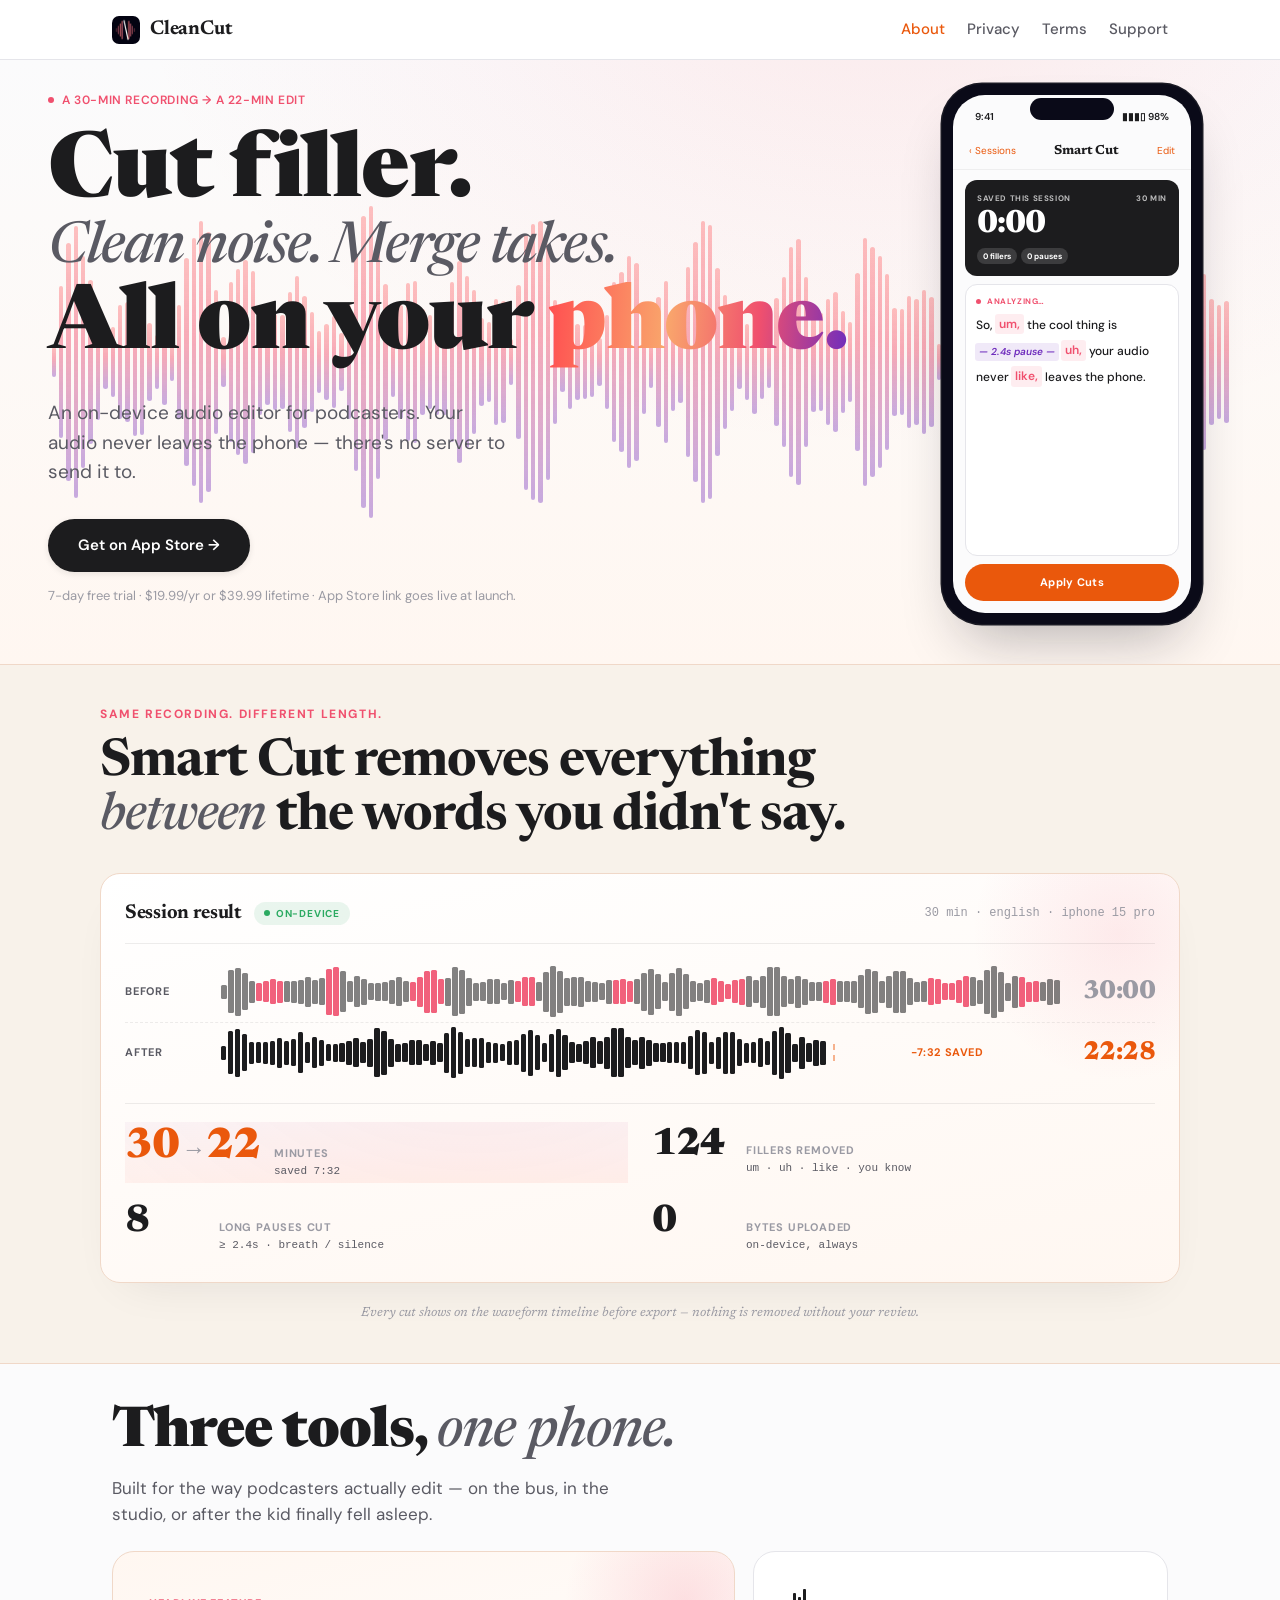
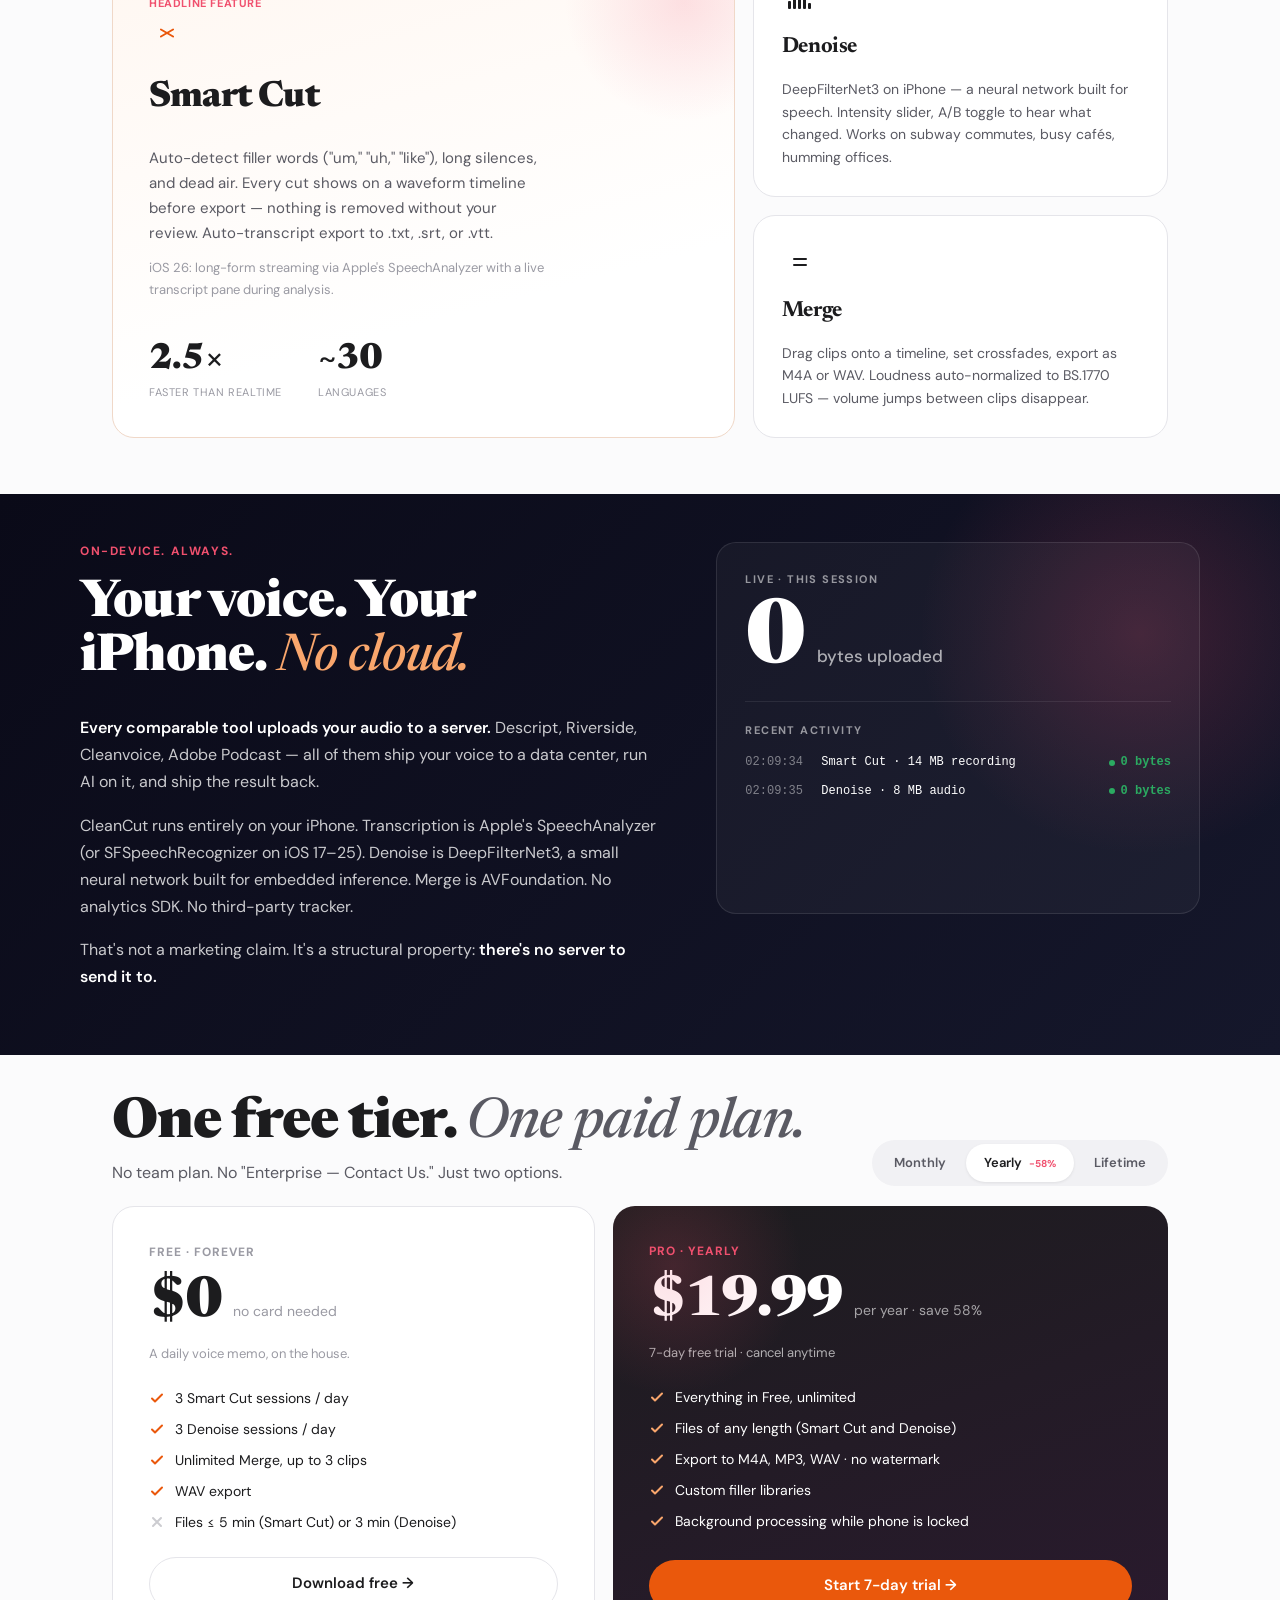
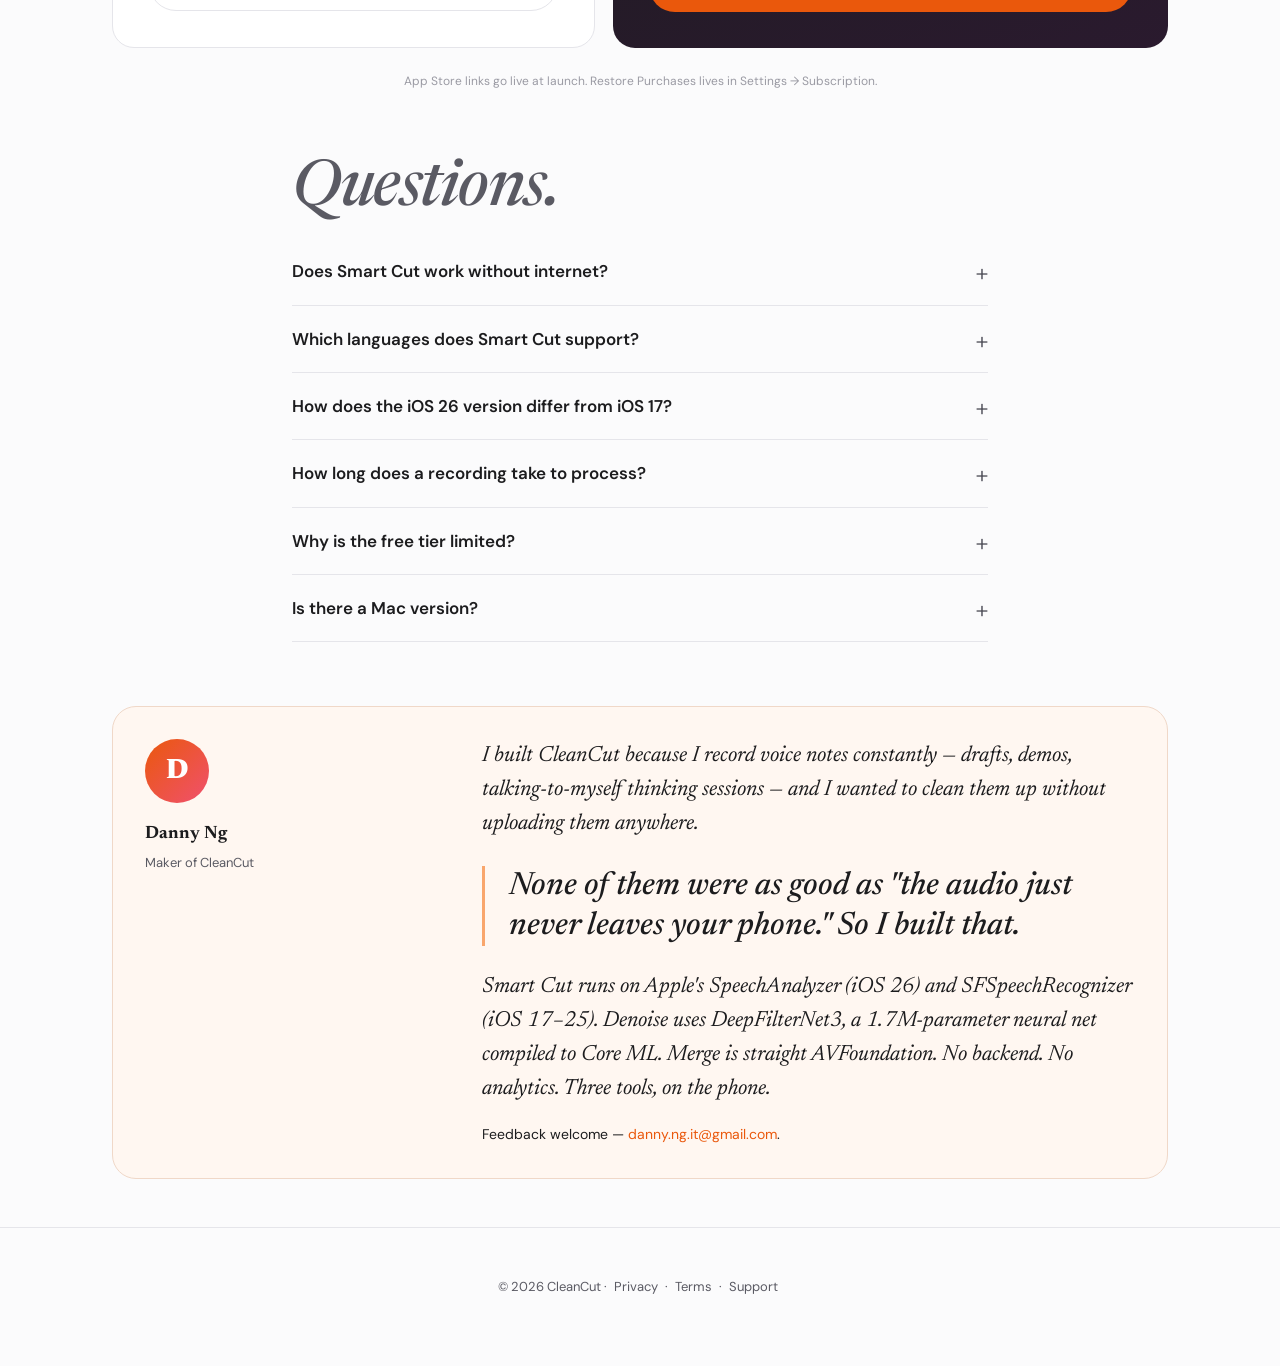
<file: index.html>
<!doctype html>
<html lang="en">
<head>
<meta charset="utf-8" />
<meta name="viewport" content="width=device-width, initial-scale=1" />
<meta http-equiv="Cache-Control" content="no-cache, no-store, must-revalidate" />
<meta http-equiv="Pragma" content="no-cache" />
<meta http-equiv="Expires" content="0" />
<title>CleanCut — Cut, clean, and merge audio on your iPhone</title>
<meta
  name="description"
  content="CleanCut is an on-device audio editor for iPhone. Trim filler words, denoise background noise, and merge takes — your audio never leaves the phone."
/>
<link rel="icon" type="image/png" href="cleancut-logo.png" />
<link rel="apple-touch-icon" href="cleancut-logo.png" />

<!-- Open Graph -->
<meta property="og:type" content="website" />
<meta property="og:title" content="CleanCut — Cut, clean, and merge audio on your iPhone" />
<meta property="og:description" content="CleanCut is an on-device audio editor for iPhone. Trim filler words, denoise background noise, and merge takes — your audio never leaves the phone." />
<meta property="og:image" content="https://datnntqn.github.io/cleancut-legal/cleancut-logo.png" />
<meta property="og:url" content="https://datnntqn.github.io/cleancut-legal/" />

<!-- Twitter Card -->
<meta name="twitter:card" content="summary" />
<meta name="twitter:title" content="CleanCut — Cut, clean, and merge audio on your iPhone" />
<meta name="twitter:description" content="CleanCut is an on-device audio editor for iPhone. Trim filler words, denoise background noise, and merge takes — your audio never leaves the phone." />
<meta name="twitter:image" content="https://datnntqn.github.io/cleancut-legal/cleancut-logo.png" />

<link rel="preconnect" href="https://fonts.googleapis.com">
<link rel="preconnect" href="https://fonts.gstatic.com" crossorigin>
<link href="https://fonts.googleapis.com/css2?family=DM+Sans:opsz,wght@9..40,400;9..40,500;9..40,600;9..40,700&family=Newsreader:ital,opsz,wght@0,6..72,400;0,6..72,500;0,6..72,700;0,6..72,800;1,6..72,400;1,6..72,500&display=swap" rel="stylesheet">

<style>
/* ====================================================================
   FIRE PALETTE — preserved across redesigns (this IS the brand)
   ==================================================================== */
:root {
  --action: #EA580C;
  --action-hover: #c2470a;
  --ai: #F0506E;
  --ember-1: #FF4E50;
  --ember-2: #F9A66C;
  --ember-3: #F0506E;
  --ember-4: #6F2DBD;

  --bg: #FBFBFC;
  --bg-soft: #ffffff;
  --bg-warm: #FFF7F1;
  --bg-cream: #F8F2EA;
  --bg-dark: #0A0A18;
  --bg-dark-card: #15172B;

  --text: #1C1C1E;
  --text-soft: #5a5a63;
  --text-dim: #9a9aa3;

  --border: #e5e5ea;
  --border-warm: #f0d8c8;

  --max: 1120px;

  --curve-soft: cubic-bezier(0.2, 0.8, 0.2, 1);
  --curve-spring: cubic-bezier(0.34, 1.56, 0.64, 1);
  --curve-exit: cubic-bezier(0.4, 0, 1, 1);
}

* { box-sizing: border-box; }
html, body { margin: 0; padding: 0; }
body {
  background: var(--bg);
  color: var(--text);
  font-family: 'DM Sans', -apple-system, BlinkMacSystemFont, "SF Pro Text", "Segoe UI", Roboto, sans-serif;
  font-size: 17px;
  line-height: 1.55;
  -webkit-font-smoothing: antialiased;
}
a { color: var(--action); text-decoration: none; }
a:hover { text-decoration: underline; }

.skip-link {
  position: absolute;
  left: -9999px;
  top: 0;
  padding: 8px 12px;
  background: var(--text);
  color: #fff;
  z-index: 100;
}
.skip-link:focus { left: 8px; top: 8px; }

/* ====================================================================
   SCROLL REVEAL
   ==================================================================== */
.reveal {
  opacity: 0;
  transform: translateY(20px);
  transition: opacity .7s var(--curve-soft), transform .7s var(--curve-soft);
}
.reveal.is-visible { opacity: 1; transform: translateY(0); }
@media (prefers-reduced-motion: reduce) {
  .reveal { opacity: 1; transform: none; transition: none; }
}

/* ====================================================================
   HEADER — brand in serif
   ==================================================================== */
header.site {
  border-bottom: 1px solid var(--border);
  background: rgba(255,255,255,0.92);
  -webkit-backdrop-filter: blur(8px);
  backdrop-filter: blur(8px);
  position: sticky;
  top: 0;
  z-index: 10;
}
header.site .inner {
  max-width: var(--max);
  margin: 0 auto;
  padding: 14px 32px;
  display: flex;
  align-items: center;
  gap: 18px;
}
.brand {
  display: flex;
  align-items: center;
  gap: 10px;
  font-family: 'Newsreader', Georgia, serif;
  font-weight: 700;
  font-size: 20px;
  color: var(--text);
  letter-spacing: -0.2px;
}
.brand-mark {
  width: 28px;
  height: 28px;
  border-radius: 7px;
  object-fit: cover;
}
nav.site {
  display: flex;
  gap: 22px;
  margin-left: auto;
  font-size: 15px;
}
nav.site a {
  color: var(--text-soft);
  font-weight: 500;
}
nav.site a.active,
nav.site a:hover {
  color: var(--action);
  text-decoration: none;
}

/* ====================================================================
   HERO — full-bleed pulsing waveform, editorial typography
   ==================================================================== */
.hero {
  position: relative;
  overflow: hidden;
  background:
    radial-gradient(ellipse 1100px 700px at 70% -100px,
      rgba(255, 78, 80, 0.10) 0%,
      rgba(240, 80, 110, 0.04) 40%,
      transparent 70%),
    linear-gradient(180deg, var(--bg) 0%, var(--bg-warm) 100%);
  padding: 24px 0 40px;
}
.wave-bg {
  position: absolute;
  top: 50%; left: 0; right: 0;
  height: 380px;
  margin-top: -190px;
  display: flex;
  align-items: center;
  justify-content: center;
  gap: 3px;
  padding: 0 4vw;
  pointer-events: none;
  opacity: 0.85;
}
.wave-bar {
  width: 4px;
  background: linear-gradient(180deg,
    rgba(255, 78, 80, 0.40) 0%,
    rgba(240, 80, 110, 0.55) 40%,
    rgba(111, 45, 189, 0.45) 100%);
  border-radius: 4px;
  flex: 1 1 0;
  max-width: 6px;
  transition: height 2.4s var(--curve-soft);
}

.hero-inner {
  max-width: 1280px;
  margin: 0 auto;
  width: 100%;
  position: relative;
  z-index: 1;
  display: grid;
  grid-template-columns: 1fr 320px;
  gap: 48px;
  align-items: start;
  padding: 0 48px;
}

.hero-eyebrow {
  display: inline-flex;
  align-items: center;
  gap: 8px;
  font-size: 12px;
  font-weight: 600;
  color: var(--ai);
  letter-spacing: 0.6px;
  text-transform: uppercase;
  margin-bottom: 24px;
}
.hero-eyebrow::before {
  content: "";
  width: 6px; height: 6px;
  border-radius: 50%;
  background: var(--ai);
  animation: pulse 2.4s var(--curve-soft) infinite;
}
@keyframes pulse {
  0%, 100% { opacity: 1; transform: scale(1); }
  50% { opacity: 0.4; transform: scale(0.8); }
}

.hero-headline {
  font-family: 'Newsreader', Georgia, serif;
  font-weight: 700;
  color: var(--text);
  margin: 0 0 28px;
  letter-spacing: -1.5px;
  line-height: 0.95;
}
.hero-headline .h-big {
  display: block;
  font-size: clamp(54px, 7vw, 96px);
  font-weight: 800;
}
.hero-headline .h-med {
  display: block;
  font-size: clamp(38px, 4.5vw, 60px);
  font-weight: 500;
  font-style: italic;
  color: var(--text-soft);
  margin-top: 4px;
}
.hero-headline .h-last {
  display: block;
  font-size: clamp(54px, 7vw, 96px);
  font-weight: 800;
  margin-top: 8px;
}
.gradient-word {
  background: linear-gradient(95deg,
    var(--ember-1) 0%,
    var(--ember-2) 40%,
    var(--ember-3) 70%,
    var(--ember-4) 100%);
  -webkit-background-clip: text;
  -webkit-text-fill-color: transparent;
  background-clip: text;
}

.hero-lede {
  font-size: 19px;
  color: var(--text-soft);
  margin: 0 0 32px;
  line-height: 1.55;
  max-width: 460px;
}
.hero-cta-row {
  display: flex;
  flex-wrap: wrap;
  align-items: baseline;
  gap: 16px;
  margin-bottom: 14px;
}
.cta-primary {
  display: inline-block;
  background: var(--text);
  color: #fff;
  padding: 15px 30px;
  border-radius: 999px;
  font-weight: 600;
  font-size: 15px;
  box-shadow: 0 2px 6px rgba(28, 28, 30, 0.10);
  transition: background .2s var(--curve-soft), transform .2s var(--curve-soft);
}
.cta-primary:hover {
  background: #000;
  transform: translateY(-1px);
  text-decoration: none;
}
.hero-disclaimer {
  font-size: 13px;
  color: var(--text-dim);
  margin: 14px 0 0;
}

/* ── Phone — witness role, cursor tilt ─────────────────────────── */
.hero-phone {
  display: flex;
  justify-content: center;
  perspective: 1400px;
}
.phone-frame {
  width: 260px;
  height: 540px;
  background: #0a0a18;
  border-radius: 40px;
  padding: 11px;
  box-shadow:
    0 0 0 1.5px #1a1a24,
    0 32px 60px -22px rgba(15, 15, 28, 0.32);
  position: relative;
  transform-style: preserve-3d;
  transition: transform .25s var(--curve-soft);
  will-change: transform;
}
.phone-notch {
  position: absolute;
  top: 14px; left: 50%; transform: translateX(-50%);
  width: 84px; height: 22px;
  background: #0a0a18;
  border-radius: 999px;
  z-index: 2;
}
.phone-screen {
  width: 100%; height: 100%;
  background: var(--bg);
  border-radius: 32px;
  overflow: hidden;
  position: relative;
  display: flex;
  flex-direction: column;
}
.phone-status {
  padding: 14px 22px 6px;
  display: flex;
  justify-content: space-between;
  font-size: 10px;
  font-weight: 600;
  color: var(--text);
}
.phone-nav {
  padding: 10px 16px 8px;
  display: flex;
  justify-content: space-between;
  align-items: center;
  border-bottom: 1px solid rgba(0,0,0,0.05);
}
.phone-nav .back, .phone-nav .edit { font-size: 10px; color: var(--action); }
.phone-nav .title {
  font-family: 'Newsreader', Georgia, serif;
  font-size: 13px;
  font-weight: 700;
  color: var(--text);
  letter-spacing: -0.2px;
}

.phone-content {
  padding: 10px 12px 12px;
  display: flex;
  flex-direction: column;
  gap: 8px;
  flex: 1;
  min-height: 0;
}
.phone-summary {
  background: var(--text);
  color: #fff;
  border-radius: 12px;
  padding: 12px;
}
.phone-summary .row {
  display: flex; justify-content: space-between; align-items: baseline;
  font-size: 8px; opacity: .7;
  text-transform: uppercase; letter-spacing: 0.6px; font-weight: 700;
}
.phone-summary .saved {
  font-family: 'Newsreader', Georgia, serif;
  font-size: 32px; font-weight: 800; line-height: 1;
  margin-top: 4px;
  letter-spacing: -1px;
  font-variant-numeric: tabular-nums;
}
.phone-summary .chips { display: flex; gap: 4px; margin-top: 8px; }
.phone-summary .chip {
  font-size: 8px;
  padding: 2px 6px;
  border-radius: 999px;
  font-weight: 700;
  background: rgba(255,255,255,0.14);
}

.phone-transcript {
  background: var(--bg-soft);
  border: 1px solid var(--border);
  border-radius: 12px;
  padding: 10px;
  flex: 1;
  min-height: 0;
  display: flex;
  flex-direction: column;
  gap: 6px;
}
.transcript-status {
  display: flex;
  align-items: center;
  gap: 6px;
  font-size: 8px;
  text-transform: uppercase;
  letter-spacing: 0.6px;
  font-weight: 700;
  color: var(--text-dim);
}
.transcript-status .dot {
  width: 5px; height: 5px;
  border-radius: 50%;
  background: var(--text-dim);
  transition: background .3s;
}
.transcript-status.analyzing { color: var(--ai); }
.transcript-status.analyzing .dot {
  background: var(--ai);
  animation: pulse-fast 1.1s var(--curve-soft) infinite;
}
.transcript-status.cutting { color: var(--action); }
.transcript-status.cutting .dot {
  background: var(--action);
  animation: pulse-fast 0.6s var(--curve-soft) infinite;
}
.transcript-status.done { color: #2BAA61; }
.transcript-status.done .dot { background: #2BAA61; }
@keyframes pulse-fast {
  0%, 100% { opacity: 1; transform: scale(1); }
  50% { opacity: 0.3; transform: scale(0.7); }
}
.transcript-body {
  font-size: 12px;
  line-height: 1.55;
  color: var(--text);
  font-weight: 500;
  flex: 1;
}
.transcript-body .w {
  display: inline-block;
  margin-right: 3px;
  position: relative;
  transition:
    color .3s var(--curve-soft),
    background-color .3s var(--curve-soft),
    max-width .45s var(--curve-exit),
    margin .45s var(--curve-exit),
    padding .45s var(--curve-exit),
    opacity .35s var(--curve-exit),
    transform .45s var(--curve-spring);
  max-width: 200px;
  overflow: hidden;
  vertical-align: baseline;
}
.transcript-body .w.filler,
.transcript-body .w.pause {
  color: var(--ai);
  background: rgba(240, 80, 110, 0.10);
  padding: 1px 4px;
  border-radius: 3px;
  margin-left: -1px;
  font-weight: 600;
}
.transcript-body .w.pause {
  color: var(--ember-4);
  background: rgba(111, 45, 189, 0.10);
  font-style: italic;
  font-size: 10px;
}
.transcript-body .w.striking {
  text-decoration: line-through;
  text-decoration-color: var(--ai);
  text-decoration-thickness: 2px;
  color: var(--text-dim);
}
.transcript-body .w.removing {
  max-width: 0;
  margin: 0;
  padding: 0;
  opacity: 0;
  transform: translateY(-4px);
}
.phone-bottom-cta {
  margin: 0;
  padding: 10px;
  background: var(--action);
  color: #fff;
  text-align: center;
  font-size: 11px;
  font-weight: 700;
  letter-spacing: 0.3px;
  border-radius: 999px;
}
.replay-button {
  position: absolute;
  bottom: 18px; right: 18px;
  background: rgba(255,255,255,0.95);
  border: 1px solid var(--border);
  border-radius: 999px;
  padding: 6px 12px;
  font-size: 11px;
  font-weight: 600;
  color: var(--text);
  cursor: pointer;
  display: inline-flex;
  align-items: center;
  gap: 5px;
  opacity: 0;
  pointer-events: none;
  transition: opacity .4s var(--curve-soft), transform .4s var(--curve-soft);
  transform: translateY(6px);
  z-index: 3;
  font-family: inherit;
}
.replay-button.visible {
  opacity: 1;
  pointer-events: auto;
  transform: translateY(0);
}

/* ====================================================================
   TRANSITION SECTION — dashboard-card with before/after waveforms
   ==================================================================== */
.transition {
  background: var(--bg-cream);
  padding: 40px 24px;
  border-top: 1px solid var(--border-warm);
  border-bottom: 1px solid var(--border-warm);
}
.transition-inner {
  max-width: 1080px;
  margin: 0 auto;
}
.transition-head { margin-bottom: 28px; }
.transition-eyebrow {
  font-size: 12px;
  color: var(--ai);
  font-weight: 700;
  letter-spacing: 1.6px;
  text-transform: uppercase;
  margin-bottom: 12px;
}
.transition-title {
  font-family: 'Newsreader', Georgia, serif;
  font-size: clamp(36px, 4.6vw, 52px);
  font-weight: 700;
  letter-spacing: -1px;
  line-height: 1.05;
  margin: 0;
  max-width: 820px;
}
.transition-title em {
  font-style: italic;
  font-weight: 500;
  color: var(--text-soft);
}

.dash {
  background: linear-gradient(168deg, #ffffff 0%, var(--bg-warm) 100%);
  border: 1px solid var(--border-warm);
  border-radius: 20px;
  padding: 24px;
  position: relative;
  overflow: hidden;
  box-shadow: 0 20px 48px -28px rgba(28, 28, 30, 0.12);
}
.dash::after {
  content: "";
  position: absolute;
  top: -100px; right: -100px;
  width: 320px; height: 320px;
  background: radial-gradient(circle, rgba(240, 80, 110, 0.10) 0%, transparent 65%);
  pointer-events: none;
}
.dash-header {
  display: flex;
  align-items: center;
  justify-content: space-between;
  padding-bottom: 14px;
  border-bottom: 1px solid rgba(28, 28, 30, 0.08);
  margin-bottom: 18px;
  position: relative;
  z-index: 1;
}
.dash-header .left {
  display: flex;
  align-items: center;
  gap: 12px;
}
.dash-header h3 {
  font-family: 'Newsreader', Georgia, serif;
  font-size: 20px;
  font-weight: 700;
  margin: 0;
  letter-spacing: -0.3px;
}
.dash-header .badge {
  display: inline-flex;
  align-items: center;
  gap: 6px;
  font-size: 10px;
  font-weight: 700;
  letter-spacing: 0.8px;
  text-transform: uppercase;
  color: #2BAA61;
  background: rgba(43, 170, 97, 0.10);
  padding: 4px 10px;
  border-radius: 999px;
}
.dash-header .badge::before {
  content: "";
  width: 6px; height: 6px;
  background: #2BAA61;
  border-radius: 50%;
  animation: pulse-tiny 1.6s infinite;
}
@keyframes pulse-tiny {
  0%, 100% { opacity: 1; }
  50% { opacity: 0.4; }
}
.dash-header .meta {
  font-family: ui-monospace, "SF Mono", Menlo, monospace;
  font-size: 12px;
  color: var(--text-dim);
}
.wave-block { position: relative; z-index: 1; }
.wave-row {
  display: grid;
  grid-template-columns: 80px 1fr 80px;
  gap: 16px;
  align-items: center;
  padding: 8px 0;
}
.wave-row + .wave-row { border-top: 1px dashed rgba(28, 28, 30, 0.08); }
.wave-row .label {
  font-size: 11px;
  color: var(--text-soft);
  text-transform: uppercase;
  letter-spacing: 0.8px;
  font-weight: 700;
}
.wave-row .duration {
  font-family: 'Newsreader', Georgia, serif;
  font-size: 26px;
  font-weight: 800;
  text-align: right;
  font-variant-numeric: tabular-nums;
  letter-spacing: -0.6px;
}
.wave-row.before .duration { color: var(--text-dim); }
.wave-row.after .duration { color: var(--action); }
.wave-strip {
  height: 44px;
  display: flex;
  align-items: center;
  gap: 1.5px;
}
.wave-strip .b {
  flex: 1 1 0;
  background: rgba(28, 28, 30, 0.55);
  border-radius: 1.5px;
}
.wave-row.before .b.cut {
  background: var(--ai);
  opacity: 0.9;
}
.wave-row.after .b { background: var(--text); }
.wave-row.after .empty-tail {
  flex: 0 0 27%;
  display: flex;
  align-items: center;
  justify-content: center;
  font-size: 11px;
  color: var(--action);
  font-weight: 700;
  letter-spacing: 0.6px;
  text-transform: uppercase;
  border-left: 2px dashed rgba(234, 88, 12, 0.45);
  margin-left: 6px;
}
/* 2×2 stat grid — number sits BESIDE label. Force content-only row heights. */
.grid2 {
  display: grid;
  grid-template-columns: 1fr 1fr;
  grid-auto-rows: max-content;
  align-content: start;
  gap: 16px 24px;
  margin-top: 20px;
  padding-top: 18px;
  border-top: 1px solid rgba(28, 28, 30, 0.08);
  position: relative;
  z-index: 1;
}
.grid2-cell {
  display: flex;
  align-items: baseline;
  align-self: start;
  gap: 14px;
  padding: 4px 0;
}
.grid2-cell .num {
  font-family: 'Newsreader', Georgia, serif;
  font-size: 38px;
  font-weight: 800;
  letter-spacing: -1px;
  font-variant-numeric: tabular-nums;
  line-height: 1;
  color: var(--text);
  min-width: 80px;
}
.grid2-cell.hero .num { color: var(--action); font-size: 42px; }
.grid2-cell .num .arrow {
  color: var(--text-dim);
  font-weight: 500;
  font-style: italic;
  font-size: 24px;
  margin: 0 2px;
}
.grid2-cell .right {
  display: flex;
  flex-direction: column;
}
.grid2-cell .label {
  font-size: 11px;
  color: var(--text-dim);
  text-transform: uppercase;
  letter-spacing: 0.8px;
  font-weight: 700;
}
.grid2-cell .sub {
  font-size: 11px;
  color: var(--text-soft);
  margin-top: 2px;
  font-family: ui-monospace, monospace;
  line-height: 1.4;
}
.transition-foot {
  margin: 20px auto 0;
  text-align: center;
  font-size: 13px;
  color: var(--text-dim);
  max-width: 760px;
  font-style: italic;
  font-family: 'Newsreader', Georgia, serif;
}

/* ====================================================================
   FEATURES
   ==================================================================== */
.features {
  max-width: var(--max);
  margin: 0 auto;
  padding: 40px 32px 16px;
}
.features h2 {
  font-family: 'Newsreader', Georgia, serif;
  font-size: clamp(36px, 4.5vw, 56px);
  font-weight: 800;
  margin: 0 0 12px;
  letter-spacing: -1px;
  line-height: 1.05;
}
.features h2 em {
  font-style: italic;
  font-weight: 500;
  color: var(--text-soft);
}
.features-sub {
  font-size: 17px;
  color: var(--text-soft);
  margin: 0 0 24px;
  max-width: 540px;
  line-height: 1.55;
}
.features-grid {
  display: grid;
  grid-template-columns: 1fr;
  gap: 18px;
}
@media (min-width: 820px) {
  .features-grid {
    grid-template-columns: 1.5fr 1fr;
    grid-template-rows: auto auto;
  }
}
.feature-big {
  grid-row: 1 / span 2;
  background: linear-gradient(165deg, var(--bg-warm) 0%, #ffffff 70%);
  border: 1px solid var(--border-warm);
  border-radius: 22px;
  padding: 36px;
  display: flex;
  flex-direction: column;
  gap: 20px;
  position: relative;
  overflow: hidden;
}
.feature-big::after {
  content: "";
  position: absolute;
  top: -80px; right: -80px;
  width: 260px; height: 260px;
  background: radial-gradient(circle, rgba(240, 80, 110, 0.16) 0%, transparent 65%);
  pointer-events: none;
}
.feat-tag {
  display: inline-flex;
  align-items: center;
  gap: 6px;
  font-size: 11px;
  font-weight: 700;
  color: var(--ai);
  letter-spacing: 0.6px;
  text-transform: uppercase;
  position: relative;
  z-index: 1;
}
.feature-big h3 {
  font-family: 'Newsreader', Georgia, serif;
  font-size: 36px;
  margin: 0;
  font-weight: 800;
  letter-spacing: -0.8px;
  position: relative;
  z-index: 1;
}
.feature-big p {
  margin: 0;
  font-size: 15px;
  color: var(--text-soft);
  line-height: 1.65;
  max-width: 400px;
  position: relative;
  z-index: 1;
}
.feat-meta {
  display: flex;
  gap: 36px;
  margin-top: auto;
  padding-top: 12px;
  position: relative;
  z-index: 1;
}
.feat-stat-num {
  font-family: 'Newsreader', Georgia, serif;
  font-size: 36px;
  font-weight: 800;
  color: var(--text);
  letter-spacing: -0.8px;
  font-variant-numeric: tabular-nums;
  line-height: 1;
}
.feat-stat-label {
  font-size: 11px;
  color: var(--text-dim);
  text-transform: uppercase;
  letter-spacing: 0.6px;
  margin-top: 6px;
}
.feat-icon {
  width: 36px; height: 36px;
  display: grid;
  place-items: center;
  color: var(--action);
}
.feature-big .feat-icon { color: var(--action); }
.feature-small .feat-icon { color: var(--text); }

.icon-cut {
  width: 22px; height: 22px;
  position: relative;
}
.icon-cut::before, .icon-cut::after {
  content: "";
  position: absolute;
  background: currentColor;
  border-radius: 1px;
  width: 16px; height: 2px;
  top: 10px; left: 3px;
}
.icon-cut::before { transform: rotate(-30deg); }
.icon-cut::after { transform: rotate(30deg); }
.icon-wave {
  display: inline-flex;
  align-items: end;
  gap: 2px;
  height: 22px;
}
.icon-wave span {
  width: 3px;
  background: currentColor;
  border-radius: 1px;
}
.icon-wave span:nth-child(1) { height: 8px; }
.icon-wave span:nth-child(2) { height: 16px; }
.icon-wave span:nth-child(3) { height: 12px; }
.icon-wave span:nth-child(4) { height: 20px; }
.icon-wave span:nth-child(5) { height: 6px; }
.icon-merge {
  width: 22px; height: 22px;
  position: relative;
}
.icon-merge::before, .icon-merge::after {
  content: "";
  position: absolute;
  width: 14px; height: 2px;
  background: currentColor;
  border-radius: 1px;
  left: 4px;
}
.icon-merge::before { top: 7px; }
.icon-merge::after { top: 13px; }

.feature-small {
  background: var(--bg-soft);
  border: 1px solid var(--border);
  border-radius: 22px;
  padding: 28px;
  display: flex;
  flex-direction: column;
  gap: 14px;
}
.feature-small h3 {
  font-family: 'Newsreader', Georgia, serif;
  font-size: 22px;
  margin: 0;
  font-weight: 700;
  letter-spacing: -0.4px;
}
.feature-small p {
  margin: 0;
  font-size: 14px;
  color: var(--text-soft);
  line-height: 1.6;
}

/* ====================================================================
   PRIVACY MOAT
   ==================================================================== */
.moat {
  background: linear-gradient(135deg, var(--bg-dark) 0%, var(--bg-dark-card) 100%);
  color: rgba(255,255,255,0.92);
  margin: 40px 0 0;
  padding: 48px 24px;
  position: relative;
  overflow: hidden;
}
.moat::before {
  content: "";
  position: absolute;
  top: -120px; right: -120px;
  width: 520px; height: 520px;
  background: radial-gradient(circle, rgba(240, 80, 110, 0.20) 0%, transparent 60%);
  pointer-events: none;
}
.moat-inner {
  max-width: var(--max);
  margin: 0 auto;
  position: relative;
  z-index: 1;
  display: grid;
  grid-template-columns: 1fr;
  gap: 40px;
}
@media (min-width: 820px) {
  .moat-inner { grid-template-columns: 1.2fr 1fr; gap: 56px; align-items: start; }
}
.moat-eyebrow {
  font-size: 12px;
  color: var(--ai);
  font-weight: 700;
  letter-spacing: 1.6px;
  text-transform: uppercase;
  margin-bottom: 16px;
}
.moat h2 {
  font-family: 'Newsreader', Georgia, serif;
  color: #fff;
  font-size: clamp(34px, 4.2vw, 52px);
  margin: 0 0 28px;
  letter-spacing: -0.8px;
  font-weight: 800;
  line-height: 1.05;
}
.moat h2 em {
  font-style: italic;
  font-weight: 500;
  color: var(--ember-2);
}
.moat p {
  color: rgba(255,255,255,0.78);
  margin: 0 0 16px;
  line-height: 1.7;
  font-size: 16px;
}
.moat strong { color: #fff; font-weight: 600; }

.proof-panel {
  background: rgba(255,255,255,0.04);
  border: 1px solid rgba(255,255,255,0.10);
  border-radius: 20px;
  padding: 28px;
}
.proof-label {
  font-size: 11px;
  color: rgba(255,255,255,0.55);
  text-transform: uppercase;
  letter-spacing: 1.4px;
  font-weight: 700;
  margin-bottom: 14px;
}
.proof-stat {
  display: flex;
  align-items: baseline;
  gap: 12px;
  padding-bottom: 20px;
  border-bottom: 1px solid rgba(255,255,255,0.08);
  margin-bottom: 20px;
}
.proof-num {
  font-family: 'Newsreader', Georgia, serif;
  font-size: 88px;
  font-weight: 800;
  letter-spacing: -2px;
  color: #fff;
  line-height: 0.9;
  font-variant-numeric: tabular-nums;
}
.proof-unit {
  font-size: 17px;
  color: rgba(255,255,255,0.65);
  font-weight: 500;
}
.proof-feed {
  display: flex;
  flex-direction: column;
  gap: 10px;
  min-height: 132px;
}
.proof-row {
  display: grid;
  grid-template-columns: 64px 1fr auto;
  gap: 12px;
  align-items: center;
  font-size: 12px;
  font-family: ui-monospace, "SF Mono", Menlo, monospace;
  color: rgba(255,255,255,0.78);
  opacity: 0;
  transform: translateY(8px);
  animation: feed-in .5s var(--curve-soft) forwards;
}
@keyframes feed-in {
  to { opacity: 1; transform: translateY(0); }
}
.proof-time { color: rgba(255,255,255,0.45); }
.proof-action { color: #fff; }
.proof-result {
  color: #2BAA61;
  font-weight: 600;
  display: inline-flex;
  align-items: center;
  gap: 6px;
}
.proof-result::before {
  content: "";
  width: 6px; height: 6px;
  background: #2BAA61;
  border-radius: 50%;
  animation: pulse-tiny 1.6s infinite;
}

/* ====================================================================
   PRICING
   ==================================================================== */
.pricing {
  max-width: var(--max);
  margin: 0 auto;
  padding: 40px 32px 16px;
}
.pricing-head {
  display: flex;
  align-items: end;
  justify-content: space-between;
  flex-wrap: wrap;
  gap: 20px;
  margin-bottom: 20px;
}
.pricing h2 {
  font-family: 'Newsreader', Georgia, serif;
  font-size: clamp(36px, 4.5vw, 56px);
  margin: 0;
  font-weight: 800;
  letter-spacing: -1px;
  line-height: 1.05;
}
.pricing h2 em {
  font-style: italic;
  font-weight: 500;
  color: var(--text-soft);
}
.pricing-sub {
  color: var(--text-soft);
  font-size: 16px;
  margin: 8px 0 0;
}
.billing-toggle {
  display: inline-flex;
  background: #f1f1f4;
  border-radius: 999px;
  padding: 4px;
  gap: 2px;
}
.billing-toggle button {
  border: none;
  background: transparent;
  font: inherit;
  font-family: 'DM Sans', sans-serif;
  font-size: 13px;
  font-weight: 600;
  padding: 9px 18px;
  border-radius: 999px;
  cursor: pointer;
  color: var(--text-soft);
  transition: background .2s var(--curve-soft), color .2s var(--curve-soft);
}
.billing-toggle button.active {
  background: #fff;
  color: var(--text);
  box-shadow: 0 1px 3px rgba(0,0,0,0.08);
}
.save-tag {
  font-size: 10px;
  color: var(--ai);
  margin-left: 4px;
  font-weight: 700;
}
.pricing-grid {
  display: grid;
  grid-template-columns: 1fr;
  gap: 18px;
}
@media (min-width: 720px) {
  .pricing-grid { grid-template-columns: 1fr 1.15fr; align-items: stretch; }
}
.tier {
  border-radius: 22px;
  padding: 36px;
  display: flex;
  flex-direction: column;
  gap: 16px;
}
.tier.free {
  background: var(--bg-soft);
  border: 1px solid var(--border);
}
.tier.pro {
  background: linear-gradient(160deg, #1C1C1E 0%, #2A1A2E 100%);
  color: #fff;
  position: relative;
  overflow: hidden;
}
.tier.pro::before {
  content: "";
  position: absolute;
  top: -80px; left: -80px;
  width: 280px; height: 280px;
  background: radial-gradient(circle, rgba(240, 80, 110, 0.18) 0%, transparent 65%);
  pointer-events: none;
}
.tier-label {
  font-size: 12px;
  font-weight: 700;
  text-transform: uppercase;
  letter-spacing: 1px;
  color: var(--text-dim);
}
.tier.pro .tier-label { color: var(--ai); }
.tier-price-row {
  display: flex;
  align-items: baseline;
  gap: 12px;
}
.tier-price {
  font-family: 'Newsreader', Georgia, serif;
  font-size: 56px;
  font-weight: 800;
  letter-spacing: -2px;
  line-height: 0.9;
  font-variant-numeric: tabular-nums;
}
.tier-period {
  font-size: 14px;
  color: var(--text-dim);
}
.tier.pro .tier-period { color: rgba(255,255,255,0.6); }
.tier-note {
  font-size: 13px;
  color: var(--text-dim);
  margin: 0;
}
.tier.pro .tier-note { color: rgba(255,255,255,0.65); }
.tier-list {
  list-style: none;
  padding: 0;
  margin: 8px 0 0;
  display: flex;
  flex-direction: column;
  gap: 10px;
  flex: 1;
}
.tier-list li {
  font-size: 14px;
  display: flex;
  align-items: start;
  gap: 10px;
  line-height: 1.5;
}
.tier-list .check {
  flex-shrink: 0;
  width: 16px; height: 16px;
  margin-top: 2px;
  color: var(--action);
}
.tier.pro .tier-list .check { color: var(--ember-2); }
.tier-list .x {
  flex-shrink: 0;
  width: 16px; height: 16px;
  margin-top: 2px;
  color: var(--text-dim);
  opacity: 0.5;
}
.tier-cta {
  display: block;
  text-align: center;
  padding: 14px;
  border-radius: 999px;
  font-weight: 600;
  font-size: 15px;
  margin-top: 8px;
  transition: background .2s var(--curve-soft), color .2s var(--curve-soft), border-color .2s var(--curve-soft);
}
.tier.free .tier-cta {
  background: transparent;
  color: var(--text);
  border: 1.5px solid var(--border);
}
.tier.free .tier-cta:hover {
  border-color: var(--action);
  color: var(--action);
  text-decoration: none;
}
.tier.pro .tier-cta {
  background: var(--action);
  color: #fff;
}
.tier.pro .tier-cta:hover {
  background: var(--action-hover);
  text-decoration: none;
}
.pricing-foot {
  text-align: center;
  font-size: 12px;
  color: var(--text-dim);
  margin-top: 24px;
}

/* ====================================================================
   FAQ — italic serif opener
   ==================================================================== */
.faq {
  max-width: 760px;
  margin: 0 auto;
  padding: 40px 32px 16px;
}
.faq h2 {
  font-family: 'Newsreader', Georgia, serif;
  font-size: clamp(40px, 5vw, 64px);
  margin: 0 0 16px;
  font-weight: 800;
  letter-spacing: -1.5px;
  line-height: 1;
}
.faq h2 em {
  font-style: italic;
  font-weight: 500;
  color: var(--text-soft);
}
.faq details {
  border-bottom: 1px solid var(--border);
}
.faq summary {
  cursor: pointer;
  font-weight: 600;
  font-size: 17px;
  padding: 20px 0;
  list-style: none;
  position: relative;
  padding-right: 32px;
}
.faq summary::-webkit-details-marker { display: none; }
.faq summary::after {
  content: "+";
  position: absolute;
  right: 0; top: 16px;
  font-size: 24px;
  font-weight: 300;
  color: var(--text-soft);
}
.faq details[open] summary::after { content: "−"; top: 13px; }
.faq details p {
  margin: 0;
  padding: 0 16px 20px 0;
  color: var(--text-soft);
  font-size: 15px;
  line-height: 1.65;
}

/* ====================================================================
   FOUNDER — serif quote with pull-quote
   ==================================================================== */
.founder {
  max-width: var(--max);
  margin: 24px auto 0;
  padding: 24px 32px 48px;
}
.founder-card {
  background: var(--bg-warm);
  border: 1px solid var(--border-warm);
  border-radius: 24px;
  padding: 32px 32px;
  display: grid;
  grid-template-columns: 1fr;
  gap: 20px;
}
@media (min-width: 720px) {
  .founder-card { grid-template-columns: 1fr 2.2fr; gap: 40px; align-items: start; }
}
.founder-meta { display: flex; flex-direction: column; gap: 4px; }
.founder-avatar {
  width: 64px; height: 64px;
  border-radius: 50%;
  background: linear-gradient(135deg, var(--action), var(--ai));
  display: grid;
  place-items: center;
  color: #fff;
  font-family: 'Newsreader', Georgia, serif;
  font-weight: 800;
  font-size: 28px;
  margin-bottom: 14px;
}
.founder-name {
  font-family: 'Newsreader', Georgia, serif;
  font-weight: 700;
  font-size: 18px;
}
.founder-handle {
  font-size: 13px;
  color: var(--text-soft);
}
.founder-quote {
  font-family: 'Newsreader', Georgia, serif;
  font-style: italic;
  font-weight: 400;
  font-size: 22px;
  line-height: 1.55;
  color: var(--text);
}
.founder-quote p { margin: 0 0 18px; }
.founder-quote p:last-child { margin-bottom: 0; }
.founder-quote em {
  font-style: italic;
  color: var(--action);
  font-weight: 500;
}
.founder-quote .pull {
  display: block;
  font-size: 32px;
  line-height: 1.25;
  color: var(--text);
  font-weight: 500;
  margin: 24px 0;
  padding-left: 24px;
  border-left: 3px solid var(--ember-2);
  font-style: italic;
}
.founder-contact {
  margin-top: 24px;
  font-family: 'DM Sans', sans-serif;
  font-style: normal;
  font-size: 14px;
}
.founder-contact a { color: var(--action); }

/* ====================================================================
   FOOTER
   ==================================================================== */
footer.site {
  border-top: 1px solid var(--border);
  padding: 36px 24px 56px;
  text-align: center;
  color: var(--text-soft);
  font-size: 13px;
}
footer.site a {
  color: var(--text-soft);
  margin: 0 4px;
}
footer.site a:hover { color: var(--action); }

/* ====================================================================
   RESPONSIVE
   ==================================================================== */
@media (max-width: 820px) {
  .hero-inner { grid-template-columns: 1fr; padding: 0 24px; }
  .hero-phone { justify-content: flex-start; margin-top: 32px; }
  .features-grid { grid-template-columns: 1fr; }
  .feature-big { grid-row: auto; }
  .pricing-head { flex-direction: column; align-items: stretch; }
  .pricing-grid { grid-template-columns: 1fr; }
  .founder-card { grid-template-columns: 1fr; padding: 36px 28px; }
  .grid2 { grid-template-columns: 1fr; gap: 10px; }
  .grid2-cell .num { font-size: 32px; min-width: 64px; }
  .grid2-cell.hero .num { font-size: 36px; }
  .wave-row { grid-template-columns: 60px 1fr 60px; gap: 10px; }
  .wave-row .duration { font-size: 20px; }
  .dash-header { flex-direction: column; align-items: flex-start; gap: 8px; }
}
</style>
</head>
<body>
<a class="skip-link" href="#main">Skip to content</a>

<header class="site">
  <div class="inner">
    <a href="index.html" class="brand">
      <img src="cleancut-logo.png" alt="CleanCut" class="brand-mark" width="28" height="28" />
      <span>CleanCut</span>
    </a>
    <nav class="site">
      <a href="index.html" class="active">About</a>
      <a href="privacy.html">Privacy</a>
      <a href="terms.html">Terms</a>
      <a href="support.html">Support</a>
    </nav>
  </div>
</header>

<main id="main">

<!-- ================================================================ -->
<!-- HERO                                                             -->
<!-- ================================================================ -->
<section class="hero">
  <div class="wave-bg" id="waveBg"></div>
  <div class="hero-inner">
    <div class="hero-text">
      <div class="hero-eyebrow">A 30-min recording → a 22-min edit</div>
      <h1 class="hero-headline">
        <span class="h-big">Cut filler.</span>
        <span class="h-med">Clean noise. Merge takes.</span>
        <span class="h-last">All on your <span class="gradient-word">phone.</span></span>
      </h1>
      <p class="hero-lede">
        An on-device audio editor for podcasters. Your audio never
        leaves the phone — there's no server to send it to.
      </p>
      <div class="hero-cta-row">
        <a class="cta-primary" href="#">Get on App Store →</a>
      </div>
      <p class="hero-disclaimer">
        7-day free trial · $19.99/yr or $39.99 lifetime · App Store link
        goes live at launch.
      </p>
    </div>

    <div class="hero-phone" id="heroPhoneStage">
      <div class="phone-frame" id="phoneFrame">
        <div class="phone-notch"></div>
        <div class="phone-screen">
          <div class="phone-status">
            <span>9:41</span>
            <span>▮▮▮▯ 98%</span>
          </div>
          <div class="phone-nav">
            <span class="back">‹ Sessions</span>
            <span class="title">Smart Cut</span>
            <span class="edit">Edit</span>
          </div>
          <div class="phone-content">
            <div class="phone-summary">
              <div class="row">
                <span>Saved this session</span>
                <span id="sessionLabel">30 min</span>
              </div>
              <div class="saved"><span id="sessionSaved">0:00</span></div>
              <div class="chips">
                <span class="chip"><span id="chipFillers">0</span> fillers</span>
                <span class="chip"><span id="chipPauses">0</span> pauses</span>
              </div>
            </div>
            <div class="phone-transcript">
              <div class="transcript-status" id="transcriptStatus">
                <span class="dot"></span>
                <span id="statusLabel">Ready</span>
              </div>
              <div class="transcript-body" id="transcript">
                <span class="w">So,</span><span class="w filler" data-filler>um,</span><span class="w">the</span><span class="w">cool</span><span class="w">thing</span><span class="w">is</span><span class="w pause" data-filler>— 2.4s pause —</span><span class="w filler" data-filler>uh,</span><span class="w">your</span><span class="w">audio</span><span class="w">never</span><span class="w filler" data-filler>like,</span><span class="w">leaves</span><span class="w">the</span><span class="w">phone.</span>
              </div>
            </div>
            <div class="phone-bottom-cta">Apply Cuts</div>
          </div>
        </div>
        <button class="replay-button" id="replayButton" type="button" aria-label="Replay demo">
          ↻ Replay
        </button>
      </div>
    </div>
  </div>
</section>

<!-- ================================================================ -->
<!-- TRANSITION — dashboard-card with before/after waveforms          -->
<!-- ================================================================ -->
<section class="transition reveal">
  <div class="transition-inner">
    <div class="transition-head">
      <div class="transition-eyebrow">Same recording. Different length.</div>
      <h2 class="transition-title">
        Smart Cut removes everything <em>between</em> the words you didn't say.
      </h2>
    </div>

    <div class="dash">
      <div class="dash-header">
        <div class="left">
          <h3>Session result</h3>
          <span class="badge">on-device</span>
        </div>
        <span class="meta">30 min · english · iphone 15 pro</span>
      </div>

      <div class="wave-block">
        <div class="wave-row before">
          <div class="label">Before</div>
          <div class="wave-strip" id="wsBefore"></div>
          <div class="duration">30:00</div>
        </div>
        <div class="wave-row after">
          <div class="label">After</div>
          <div class="wave-strip" id="wsAfter"></div>
          <div class="duration">22:28</div>
        </div>
      </div>

      <div class="grid2">
        <div class="grid2-cell hero">
          <div class="num">30<span class="arrow">→</span>22</div>
          <div class="right">
            <div class="label">Minutes</div>
            <div class="sub">saved 7:32</div>
          </div>
        </div>
        <div class="grid2-cell">
          <div class="num">124</div>
          <div class="right">
            <div class="label">Fillers removed</div>
            <div class="sub">um · uh · like · you know</div>
          </div>
        </div>
        <div class="grid2-cell">
          <div class="num">8</div>
          <div class="right">
            <div class="label">Long pauses cut</div>
            <div class="sub">≥ 2.4s · breath / silence</div>
          </div>
        </div>
        <div class="grid2-cell">
          <div class="num">0</div>
          <div class="right">
            <div class="label">Bytes uploaded</div>
            <div class="sub">on-device, always</div>
          </div>
        </div>
      </div>
    </div>

    <p class="transition-foot">
      Every cut shows on the waveform timeline before export — nothing is removed without your review.
    </p>
  </div>
</section>

<!-- ================================================================ -->
<!-- FEATURES                                                         -->
<!-- ================================================================ -->
<section class="features reveal">
  <h2>Three tools, <em>one phone.</em></h2>
  <p class="features-sub">
    Built for the way podcasters actually edit — on the bus, in the studio,
    or after the kid finally fell asleep.
  </p>
  <div class="features-grid">
    <article class="feature-big">
      <div>
        <div class="feat-tag">Headline feature</div>
        <div class="feat-icon"><span class="icon-cut"></span></div>
      </div>
      <h3>Smart Cut</h3>
      <p>
        Auto-detect filler words ("um," "uh," "like"), long silences, and
        dead air. Every cut shows on a waveform timeline before export —
        nothing is removed without your review. Auto-transcript export to
        .txt, .srt, or .vtt.
      </p>
      <p style="font-size: 13px; color: var(--text-dim); margin-top: -8px;">
        iOS 26: long-form streaming via Apple's SpeechAnalyzer with a live
        transcript pane during analysis.
      </p>
      <div class="feat-meta">
        <div>
          <div class="feat-stat-num">2.5×</div>
          <div class="feat-stat-label">Faster than realtime</div>
        </div>
        <div>
          <div class="feat-stat-num">~30</div>
          <div class="feat-stat-label">Languages</div>
        </div>
      </div>
    </article>

    <article class="feature-small">
      <div class="feat-icon"><span class="icon-wave"><span></span><span></span><span></span><span></span><span></span></span></div>
      <h3>Denoise</h3>
      <p>
        DeepFilterNet3 on iPhone — a neural network built for speech.
        Intensity slider, A/B toggle to hear what changed. Works on subway
        commutes, busy cafés, humming offices.
      </p>
    </article>

    <article class="feature-small">
      <div class="feat-icon"><span class="icon-merge"></span></div>
      <h3>Merge</h3>
      <p>
        Drag clips onto a timeline, set crossfades, export as M4A or WAV.
        Loudness auto-normalized to BS.1770 LUFS — volume jumps between
        clips disappear.
      </p>
    </article>
  </div>
</section>

<!-- ================================================================ -->
<!-- PRIVACY MOAT                                                     -->
<!-- ================================================================ -->
<section class="moat reveal">
  <div class="moat-inner">
    <div>
      <div class="moat-eyebrow">On-device. Always.</div>
      <h2>Your voice. Your iPhone. <em>No cloud.</em></h2>
      <p>
        <strong>Every comparable tool uploads your audio to a server.</strong>
        Descript, Riverside, Cleanvoice, Adobe Podcast — all of them ship
        your voice to a data center, run AI on it, and ship the result back.
      </p>
      <p>
        CleanCut runs entirely on your iPhone. Transcription is Apple's
        SpeechAnalyzer (or SFSpeechRecognizer on iOS 17–25). Denoise is
        DeepFilterNet3, a small neural network built for embedded inference.
        Merge is AVFoundation. No analytics SDK. No third-party tracker.
      </p>
      <p>
        That's not a marketing claim. It's a structural property:
        <strong>there's no server to send it to.</strong>
      </p>
    </div>
    <div class="proof-panel">
      <div class="proof-label">Live · this session</div>
      <div class="proof-stat">
        <span class="proof-num" id="proofBytes">0</span>
        <span class="proof-unit">bytes uploaded</span>
      </div>
      <div class="proof-label">Recent activity</div>
      <div class="proof-feed" id="proofFeed"></div>
    </div>
  </div>
</section>

<!-- ================================================================ -->
<!-- PRICING                                                          -->
<!-- ================================================================ -->
<section class="pricing reveal">
  <div class="pricing-head">
    <div>
      <h2>One free tier. <em>One paid plan.</em></h2>
      <p class="pricing-sub">
        No team plan. No "Enterprise — Contact Us." Just two options.
      </p>
    </div>
    <div class="billing-toggle" role="tablist" aria-label="Billing period">
      <button type="button" data-period="monthly" role="tab">Monthly</button>
      <button type="button" data-period="yearly" role="tab" class="active">Yearly <span class="save-tag">−58%</span></button>
      <button type="button" data-period="lifetime" role="tab">Lifetime</button>
    </div>
  </div>
  <div class="pricing-grid">
    <div class="tier free">
      <div class="tier-label">Free · forever</div>
      <div class="tier-price-row">
        <span class="tier-price">$0</span>
        <span class="tier-period">no card needed</span>
      </div>
      <p class="tier-note">A daily voice memo, on the house.</p>
      <ul class="tier-list">
        <li><svg class="check" viewBox="0 0 16 16" fill="none"><path d="M3 8.5l3 3 7-7" stroke="currentColor" stroke-width="2" stroke-linecap="round" stroke-linejoin="round"/></svg> 3 Smart Cut sessions / day</li>
        <li><svg class="check" viewBox="0 0 16 16" fill="none"><path d="M3 8.5l3 3 7-7" stroke="currentColor" stroke-width="2" stroke-linecap="round" stroke-linejoin="round"/></svg> 3 Denoise sessions / day</li>
        <li><svg class="check" viewBox="0 0 16 16" fill="none"><path d="M3 8.5l3 3 7-7" stroke="currentColor" stroke-width="2" stroke-linecap="round" stroke-linejoin="round"/></svg> Unlimited Merge, up to 3 clips</li>
        <li><svg class="check" viewBox="0 0 16 16" fill="none"><path d="M3 8.5l3 3 7-7" stroke="currentColor" stroke-width="2" stroke-linecap="round" stroke-linejoin="round"/></svg> WAV export</li>
        <li><svg class="x" viewBox="0 0 16 16" fill="none"><path d="M4 4l8 8M12 4l-8 8" stroke="currentColor" stroke-width="2" stroke-linecap="round"/></svg> Files ≤ 5 min (Smart Cut) or 3 min (Denoise)</li>
      </ul>
      <a class="tier-cta" href="#">Download free →</a>
    </div>
    <div class="tier pro">
      <div class="tier-label">Pro · <span id="proPeriodLabel">Yearly</span></div>
      <div class="tier-price-row">
        <span class="tier-price"><span id="proPrice">$19.99</span></span>
        <span class="tier-period" id="proPeriodDetail">per year · save 58%</span>
      </div>
      <p class="tier-note" id="proTrialNote">7-day free trial · cancel anytime</p>
      <ul class="tier-list">
        <li><svg class="check" viewBox="0 0 16 16" fill="none"><path d="M3 8.5l3 3 7-7" stroke="currentColor" stroke-width="2" stroke-linecap="round" stroke-linejoin="round"/></svg> Everything in Free, unlimited</li>
        <li><svg class="check" viewBox="0 0 16 16" fill="none"><path d="M3 8.5l3 3 7-7" stroke="currentColor" stroke-width="2" stroke-linecap="round" stroke-linejoin="round"/></svg> Files of any length (Smart Cut and Denoise)</li>
        <li><svg class="check" viewBox="0 0 16 16" fill="none"><path d="M3 8.5l3 3 7-7" stroke="currentColor" stroke-width="2" stroke-linecap="round" stroke-linejoin="round"/></svg> Export to M4A, MP3, WAV · no watermark</li>
        <li><svg class="check" viewBox="0 0 16 16" fill="none"><path d="M3 8.5l3 3 7-7" stroke="currentColor" stroke-width="2" stroke-linecap="round" stroke-linejoin="round"/></svg> Custom filler libraries</li>
        <li><svg class="check" viewBox="0 0 16 16" fill="none"><path d="M3 8.5l3 3 7-7" stroke="currentColor" stroke-width="2" stroke-linecap="round" stroke-linejoin="round"/></svg> Background processing while phone is locked</li>
      </ul>
      <a class="tier-cta" id="proCta" href="#">Start 7-day trial →</a>
    </div>
  </div>
  <p class="pricing-foot">
    App Store links go live at launch. Restore Purchases lives in
    Settings → Subscription.
  </p>
</section>

<!-- ================================================================ -->
<!-- FAQ                                                              -->
<!-- ================================================================ -->
<section class="faq reveal">
  <h2><em>Questions.</em></h2>
  <details>
    <summary>Does Smart Cut work without internet?</summary>
    <p>Yes. Both Smart Cut (transcription) and Denoise run on-device. Put your phone in airplane mode and CleanCut still works.</p>
  </details>
  <details>
    <summary>Which languages does Smart Cut support?</summary>
    <p>Whatever your iPhone's Speech framework supports — English, Spanish, Portuguese, French, German, Italian, Japanese, Korean, Chinese, and ~20 more. You pick a language per session. No bilingual auto-detect at launch.</p>
  </details>
  <details>
    <summary>How does the iOS 26 version differ from iOS 17?</summary>
    <p>iOS 26 uses Apple's new SpeechAnalyzer for long-form streaming with a live transcript pane that updates as the analysis runs. iOS 17–25 uses SFSpeechRecognizer in 30-second chunks — same accuracy, just shown as a progress bar instead of streaming text.</p>
  </details>
  <details>
    <summary>How long does a recording take to process?</summary>
    <p>Roughly 2.5× faster than real time on iPhone 15 Pro and newer. A 30-minute recording takes ~12 minutes of foreground processing, or you can hit "Run in BG" and lock your phone.</p>
  </details>
  <details>
    <summary>Why is the free tier limited?</summary>
    <p>The free tier covers a daily voice memo (3 Smart Cut + 3 Denoise sessions a day, ≤5 min each). Beyond that, the on-device models use real CPU/battery, so the economics need to net out.</p>
  </details>
  <details>
    <summary>Is there a Mac version?</summary>
    <p>Not at launch. The on-device models are tuned for iPhone first. macOS Catalyst is on the roadmap but not v1.x.</p>
  </details>
</section>

<!-- ================================================================ -->
<!-- FOUNDER                                                          -->
<!-- ================================================================ -->
<section class="founder reveal">
  <div class="founder-card">
    <div class="founder-meta">
      <div class="founder-avatar">D</div>
      <div class="founder-name">Danny Ng</div>
      <div class="founder-handle">Maker of CleanCut</div>
    </div>
    <div class="founder-quote">
      <p>
        I built CleanCut because I record voice notes constantly — drafts,
        demos, talking-to-myself thinking sessions — and I wanted to clean
        them up without uploading them anywhere.
      </p>
      <p class="pull">
        None of them were as good as "the audio just never leaves your
        phone." So I built that.
      </p>
      <p>
        Smart Cut runs on Apple's SpeechAnalyzer (iOS 26) and
        SFSpeechRecognizer (iOS 17–25). Denoise uses DeepFilterNet3, a
        1.7M-parameter neural net compiled to Core ML. Merge is straight
        AVFoundation. No backend. No analytics. Three tools, on the phone.
      </p>
      <p class="founder-contact">
        Feedback welcome — <a href="mailto:danny.ng.it@gmail.com">danny.ng.it@gmail.com</a>.
      </p>
    </div>
  </div>
</section>

</main>

<footer class="site">
  <p>
    &copy; 2026 CleanCut · <a href="privacy.html">Privacy</a> ·
    <a href="terms.html">Terms</a> · <a href="support.html">Support</a>
  </p>
</footer>

<script>
/* ====================================================================
   AMBIENT HERO WAVEFORM — slow continuous pulse
   ==================================================================== */
(() => {
  const wave = document.getElementById('waveBg');
  if (!wave) return;
  const W = window.innerWidth;
  const barCount = Math.floor(W / 8);

  function seedHeight(i) {
    const base = (Math.sin(i * 0.4) + Math.sin(i * 0.13) + Math.sin(i * 0.7)) / 3;
    return 30 + Math.abs(base) * 280 + ((i * 13) % 40);
  }
  for (let i = 0; i < barCount; i++) {
    const bar = document.createElement('div');
    bar.className = 'wave-bar';
    bar.style.height = seedHeight(i) + 'px';
    bar.dataset.base = seedHeight(i);
    wave.appendChild(bar);
  }
  if (window.matchMedia('(prefers-reduced-motion: reduce)').matches) return;
  let tick = 0;
  setInterval(() => {
    tick += 0.6;
    const bars = wave.querySelectorAll('.wave-bar');
    bars.forEach((bar, i) => {
      const base = parseFloat(bar.dataset.base);
      const variation = Math.sin(tick + i * 0.15) * 0.18;
      bar.style.height = (base * (1 + variation)) + 'px';
    });
  }, 2400);
})();

/* ====================================================================
   TRANSITION — build before/after waveforms
   ==================================================================== */
(() => {
  const before = document.getElementById('wsBefore');
  const after = document.getElementById('wsAfter');
  if (!before || !after) return;

  const BAR_COUNT = 120;
  const cuts = [
    {start: 4, len: 3}, {start: 12, len: 2}, {start: 22, len: 4},
    {start: 35, len: 2}, {start: 46, len: 3}, {start: 58, len: 4},
    {start: 71, len: 2}, {start: 84, len: 5}, {start: 95, len: 2}
  ];
  function seedH(i) {
    const p = (Math.sin(i * 0.3) + Math.sin(i * 0.7) + Math.sin(i * 1.1)) / 3;
    return 14 + Math.abs(p) * 36 + ((i * 7) % 8);
  }
  function isCut(pct) {
    return cuts.some(c => pct >= c.start && pct < c.start + c.len);
  }
  for (let i = 0; i < BAR_COUNT; i++) {
    const bar = document.createElement('div');
    bar.className = 'b';
    bar.style.height = seedH(i) + 'px';
    const pct = (i / BAR_COUNT) * 100;
    if (isCut(pct)) bar.classList.add('cut');
    before.appendChild(bar);
  }
  const cleaned = [];
  for (let i = 0; i < BAR_COUNT; i++) {
    const pct = (i / BAR_COUNT) * 100;
    if (!isCut(pct)) cleaned.push(seedH(i));
  }
  for (let i = 0; i < cleaned.length; i++) {
    const bar = document.createElement('div');
    bar.className = 'b';
    bar.style.height = cleaned[i] + 'px';
    after.appendChild(bar);
  }
  const tail = document.createElement('div');
  tail.className = 'empty-tail';
  tail.textContent = '−7:32 saved';
  after.appendChild(tail);
})();

/* ====================================================================
   TRANSCRIPT TRANSFORMATION DEMO
   ==================================================================== */
(() => {
  const transcript = document.getElementById('transcript');
  const status = document.getElementById('transcriptStatus');
  const statusLabel = document.getElementById('statusLabel');
  const replayBtn = document.getElementById('replayButton');
  const sessionSaved = document.getElementById('sessionSaved');
  const chipFillers = document.getElementById('chipFillers');
  const chipPauses = document.getElementById('chipPauses');
  const sessionLabel = document.getElementById('sessionLabel');

  const sleep = (ms) => new Promise(r => setTimeout(r, ms));

  function setStatus(label, mode) {
    statusLabel.textContent = label;
    status.classList.remove('analyzing', 'cutting', 'done');
    if (mode) status.classList.add(mode);
  }
  function fmtSeconds(totalSec) {
    const m = Math.floor(totalSec / 60);
    const s = Math.floor(totalSec % 60);
    return m + ':' + (s < 10 ? '0' : '') + s;
  }
  let isAnimating = false;
  async function resetTranscript() {
    transcript.querySelectorAll('.w').forEach(w => {
      w.classList.remove('detected', 'striking', 'removing');
    });
    sessionSaved.textContent = '0:00';
    chipFillers.textContent = '0';
    chipPauses.textContent = '0';
    sessionLabel.textContent = '30 min';
    setStatus('Ready', null);
    replayBtn.classList.remove('visible');
  }
  async function runDemo() {
    if (isAnimating) return;
    isAnimating = true;
    await resetTranscript();
    await sleep(400);

    setStatus('Analyzing…', 'analyzing');
    const fillers = transcript.querySelectorAll('.w[data-filler]');
    await sleep(700);

    for (const f of fillers) {
      f.classList.add('detected');
      await sleep(160);
    }
    sessionLabel.textContent = `${fillers.length} cuts found`;
    await sleep(900);

    setStatus('Applying Smart Cut…', 'cutting');
    fillers.forEach(f => f.classList.remove('detected'));
    await sleep(300);

    const totalFillers = 124;
    const totalPauses = 8;
    const totalSavedSec = 7 * 60 + 32;

    for (let i = 0; i < fillers.length; i++) {
      const f = fillers[i];
      f.classList.add('striking');
      await sleep(220);
      f.classList.add('removing');
      const progress = (i + 1) / fillers.length;
      chipFillers.textContent = Math.round(totalFillers * progress);
      chipPauses.textContent = Math.round(totalPauses * progress);
      sessionSaved.textContent = fmtSeconds(Math.round(totalSavedSec * progress));
      await sleep(380);
    }

    await sleep(300);
    setStatus('Cleaned ✓', 'done');
    sessionLabel.textContent = '22 min · cleaned';
    await sleep(400);

    replayBtn.classList.add('visible');
    isAnimating = false;
  }

  const stage = document.getElementById('heroPhoneStage');
  let played = false;
  const heroIO = new IntersectionObserver(entries => {
    entries.forEach(e => {
      if (e.isIntersecting && !played) {
        played = true;
        setTimeout(runDemo, 600);
      }
    });
  }, { threshold: 0.35 });
  heroIO.observe(stage);
  replayBtn.addEventListener('click', runDemo);
})();

/* ====================================================================
   PHONE CURSOR-TILT
   ==================================================================== */
(() => {
  const phone = document.getElementById('phoneFrame');
  const stage = document.getElementById('heroPhoneStage');
  if (!phone || !stage) return;
  if (window.matchMedia('(prefers-reduced-motion: reduce)').matches) return;
  if (window.matchMedia('(pointer: coarse)').matches) return;

  const MAX_TILT = 5;
  let rafId = null;
  let tx = 0, ty = 0;

  function onMove(e) {
    const rect = stage.getBoundingClientRect();
    const cx = rect.left + rect.width / 2;
    const cy = rect.top + rect.height / 2;
    const dx = (e.clientX - cx) / (rect.width / 2);
    const dy = (e.clientY - cy) / (rect.height / 2);
    tx = Math.max(-1, Math.min(1, dx)) * MAX_TILT;
    ty = Math.max(-1, Math.min(1, dy)) * MAX_TILT;
    if (!rafId) rafId = requestAnimationFrame(apply);
  }
  function apply() {
    phone.style.transform = `rotateY(${tx}deg) rotateX(${-ty}deg)`;
    rafId = null;
  }
  function onLeave() {
    tx = 0; ty = 0;
    phone.style.transform = 'rotateY(0deg) rotateX(0deg)';
  }
  const hero = document.querySelector('.hero');
  hero.addEventListener('mousemove', onMove);
  hero.addEventListener('mouseleave', onLeave);
})();

/* ====================================================================
   SCROLL REVEAL
   ==================================================================== */
(() => {
  const reveals = document.querySelectorAll('.reveal');
  const io = new IntersectionObserver(entries => {
    entries.forEach(e => {
      if (e.isIntersecting) {
        e.target.classList.add('is-visible');
        io.unobserve(e.target);
      }
    });
  }, { threshold: 0.12 });
  reveals.forEach(r => io.observe(r));
})();

/* ====================================================================
   PRIVACY PROOF FEED — live "0 bytes uploaded"
   ==================================================================== */
(() => {
  const feed = document.getElementById('proofFeed');
  const proofBytes = document.getElementById('proofBytes');
  if (!feed) return;

  const ACTIONS = [
    'Smart Cut · 14 MB recording',
    'Denoise · 8 MB audio',
    'Merge · 3 clips · 22 MB',
    'Transcript export · .srt',
    'Smart Cut · 6 MB voice memo',
    'Denoise · 11 MB recording',
    'Merge · 2 clips · 18 MB',
    'Smart Cut · 21 MB session',
  ];
  let nextId = 0;
  const MAX_ROWS = 3;

  function fmtTime() {
    return new Date().toTimeString().slice(0, 8);
  }
  function pushRow() {
    const action = ACTIONS[nextId % ACTIONS.length];
    nextId++;
    const row = document.createElement('div');
    row.className = 'proof-row';
    row.innerHTML = `
      <span class="proof-time">${fmtTime()}</span>
      <span class="proof-action">${action}</span>
      <span class="proof-result">0 bytes</span>
    `;
    feed.appendChild(row);
    while (feed.children.length > MAX_ROWS) {
      feed.removeChild(feed.firstChild);
    }
  }

  let started = false;
  const io = new IntersectionObserver(entries => {
    entries.forEach(e => {
      if (e.isIntersecting && !started) {
        started = true;
        pushRow();
        setTimeout(pushRow, 500);
        setTimeout(pushRow, 1000);
        setInterval(pushRow, 3200);
      }
    });
  }, { threshold: 0.3 });
  io.observe(feed);

  setInterval(() => {
    proofBytes.style.color = '#fff';
    setTimeout(() => { proofBytes.style.color = ''; }, 250);
  }, 2100);
})();

/* ====================================================================
   PRICING BILLING TOGGLE
   ==================================================================== */
(() => {
  const buttons = document.querySelectorAll('.billing-toggle button');
  const priceEl = document.getElementById('proPrice');
  const periodLabel = document.getElementById('proPeriodLabel');
  const periodDetail = document.getElementById('proPeriodDetail');
  const trialNote = document.getElementById('proTrialNote');
  const cta = document.getElementById('proCta');

  const PLANS = {
    monthly: { label: 'Monthly', price: '$3.99', detail: 'per month', trial: '7-day free trial · cancel anytime', cta: 'Start 7-day trial →' },
    yearly:  { label: 'Yearly',  price: '$19.99', detail: 'per year · save 58%', trial: '7-day free trial · cancel anytime', cta: 'Start 7-day trial →' },
    lifetime:{ label: 'Lifetime', price: '$39.99', detail: 'once · no subscription', trial: 'One payment. Never billed again.', cta: 'Buy lifetime →' }
  };

  buttons.forEach(btn => {
    btn.addEventListener('click', () => {
      buttons.forEach(b => b.classList.remove('active'));
      btn.classList.add('active');
      const plan = PLANS[btn.dataset.period];
      priceEl.textContent = plan.price;
      periodLabel.textContent = plan.label;
      periodDetail.textContent = plan.detail;
      trialNote.textContent = plan.trial;
      cta.textContent = plan.cta;
    });
  });
})();
</script>
</body>
</html>
</file>
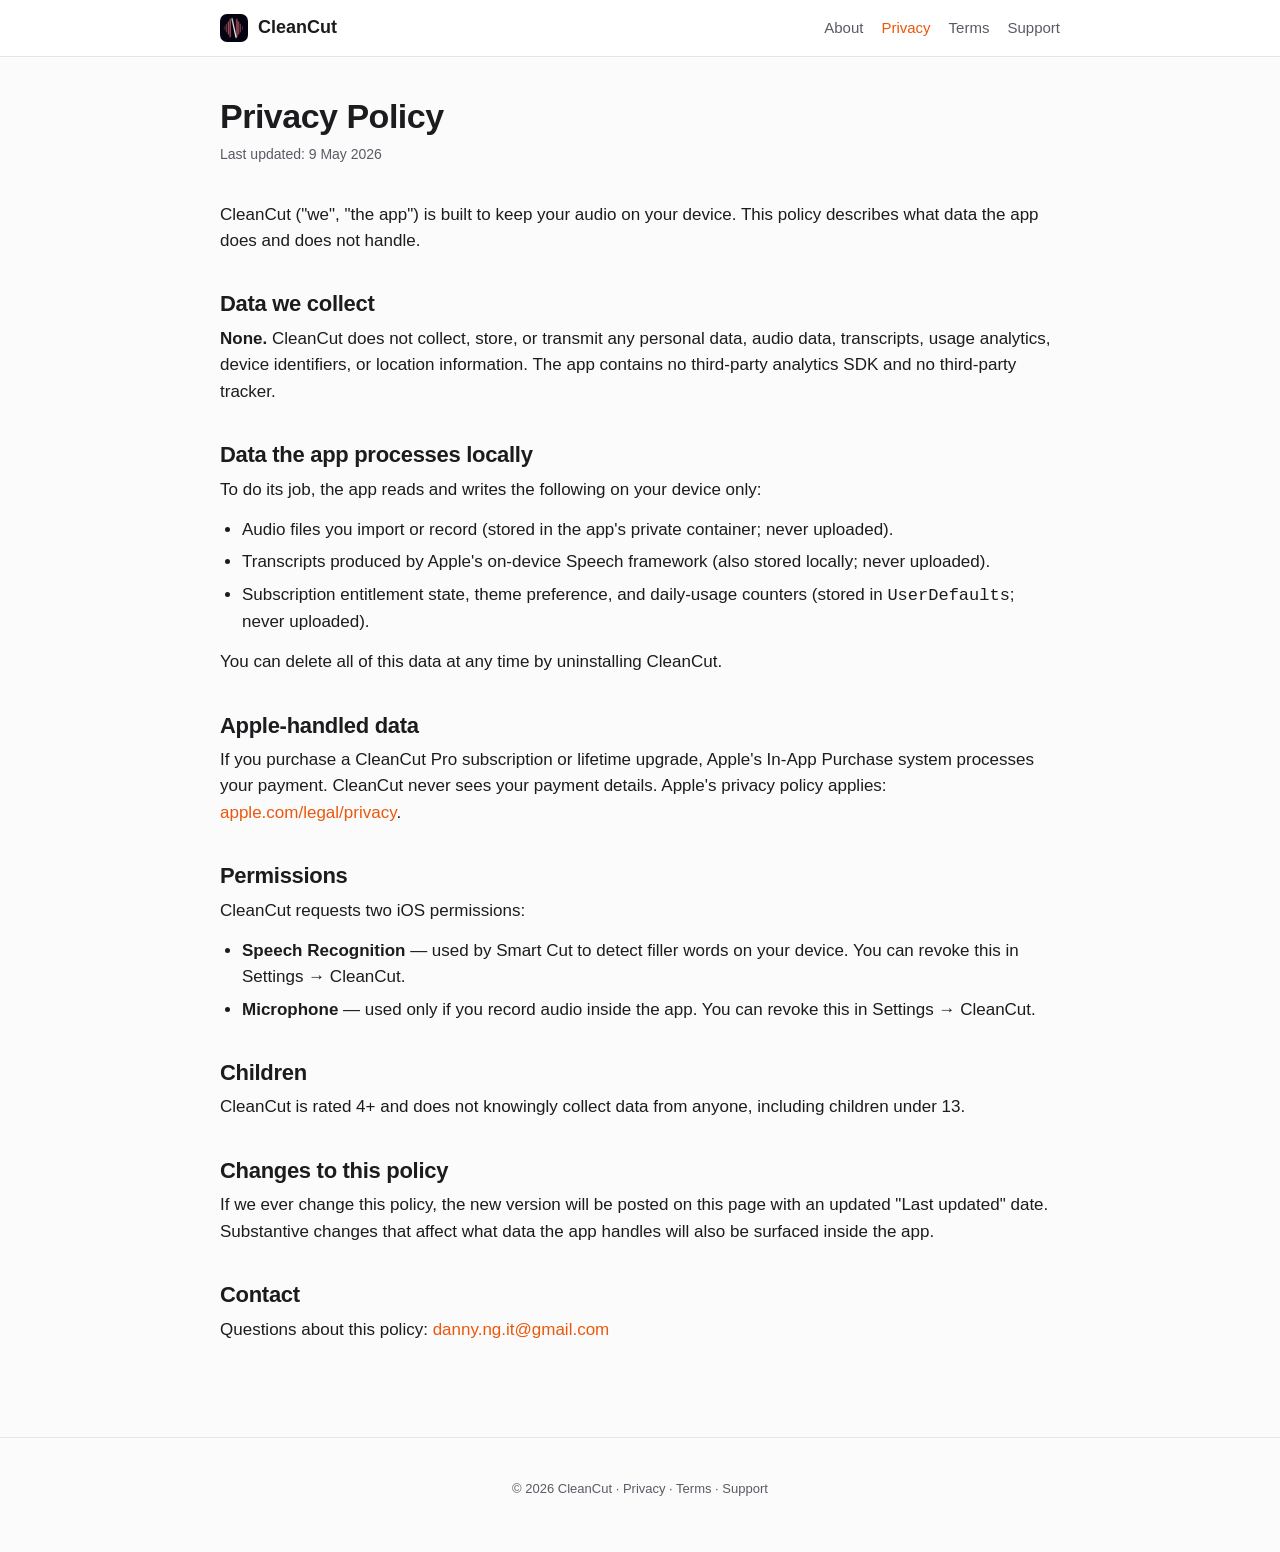
<file: privacy.html>
<!doctype html>
<html lang="en">
<head>
<meta charset="utf-8">
<meta name="viewport" content="width=device-width, initial-scale=1">
<title>Privacy Policy — CleanCut</title>
<meta name="description" content="CleanCut Privacy Policy. We do not collect, store, or transmit any personal data. Audio stays on your device.">
<link rel="stylesheet" href="style.css">
<link rel="icon" type="image/png" href="cleancut-logo.png">
<link rel="apple-touch-icon" href="cleancut-logo.png">
</head>
<body>

<header class="site">
  <div class="inner">
    <a href="index.html" class="brand">
      <img src="cleancut-logo.png" alt="CleanCut" class="brand-mark" width="28" height="28">
      <span>CleanCut</span>
    </a>
    <nav class="site">
      <a href="index.html">About</a>
      <a href="privacy.html" class="active">Privacy</a>
      <a href="terms.html">Terms</a>
      <a href="support.html">Support</a>
    </nav>
  </div>
</header>

<main>
  <h1>Privacy Policy</h1>
  <p class="meta">Last updated: 9 May 2026</p>

  <p>CleanCut ("we", "the app") is built to keep your audio on your device. This policy describes what data the app does and does not handle.</p>

  <h2>Data we collect</h2>
  <p><strong>None.</strong> CleanCut does not collect, store, or transmit any personal data, audio data, transcripts, usage analytics, device identifiers, or location information. The app contains no third-party analytics SDK and no third-party tracker.</p>

  <h2>Data the app processes locally</h2>
  <p>To do its job, the app reads and writes the following on your device only:</p>
  <ul>
    <li>Audio files you import or record (stored in the app's private container; never uploaded).</li>
    <li>Transcripts produced by Apple's on-device Speech framework (also stored locally; never uploaded).</li>
    <li>Subscription entitlement state, theme preference, and daily-usage counters (stored in <code>UserDefaults</code>; never uploaded).</li>
  </ul>
  <p>You can delete all of this data at any time by uninstalling CleanCut.</p>

  <h2>Apple-handled data</h2>
  <p>If you purchase a CleanCut Pro subscription or lifetime upgrade, Apple's In-App Purchase system processes your payment. CleanCut never sees your payment details. Apple's privacy policy applies: <a href="https://www.apple.com/legal/privacy/">apple.com/legal/privacy</a>.</p>

  <h2>Permissions</h2>
  <p>CleanCut requests two iOS permissions:</p>
  <ul>
    <li><strong>Speech Recognition</strong> — used by Smart Cut to detect filler words on your device. You can revoke this in Settings → CleanCut.</li>
    <li><strong>Microphone</strong> — used only if you record audio inside the app. You can revoke this in Settings → CleanCut.</li>
  </ul>

  <h2>Children</h2>
  <p>CleanCut is rated 4+ and does not knowingly collect data from anyone, including children under 13.</p>

  <h2>Changes to this policy</h2>
  <p>If we ever change this policy, the new version will be posted on this page with an updated "Last updated" date. Substantive changes that affect what data the app handles will also be surfaced inside the app.</p>

  <h2>Contact</h2>
  <p>Questions about this policy: <a href="mailto:danny.ng.it@gmail.com">danny.ng.it@gmail.com</a></p>
</main>

<footer class="site">
  <p>&copy; 2026 CleanCut · <a href="privacy.html">Privacy</a> · <a href="terms.html">Terms</a> · <a href="support.html">Support</a></p>
</footer>

</body>
</html>
</file>
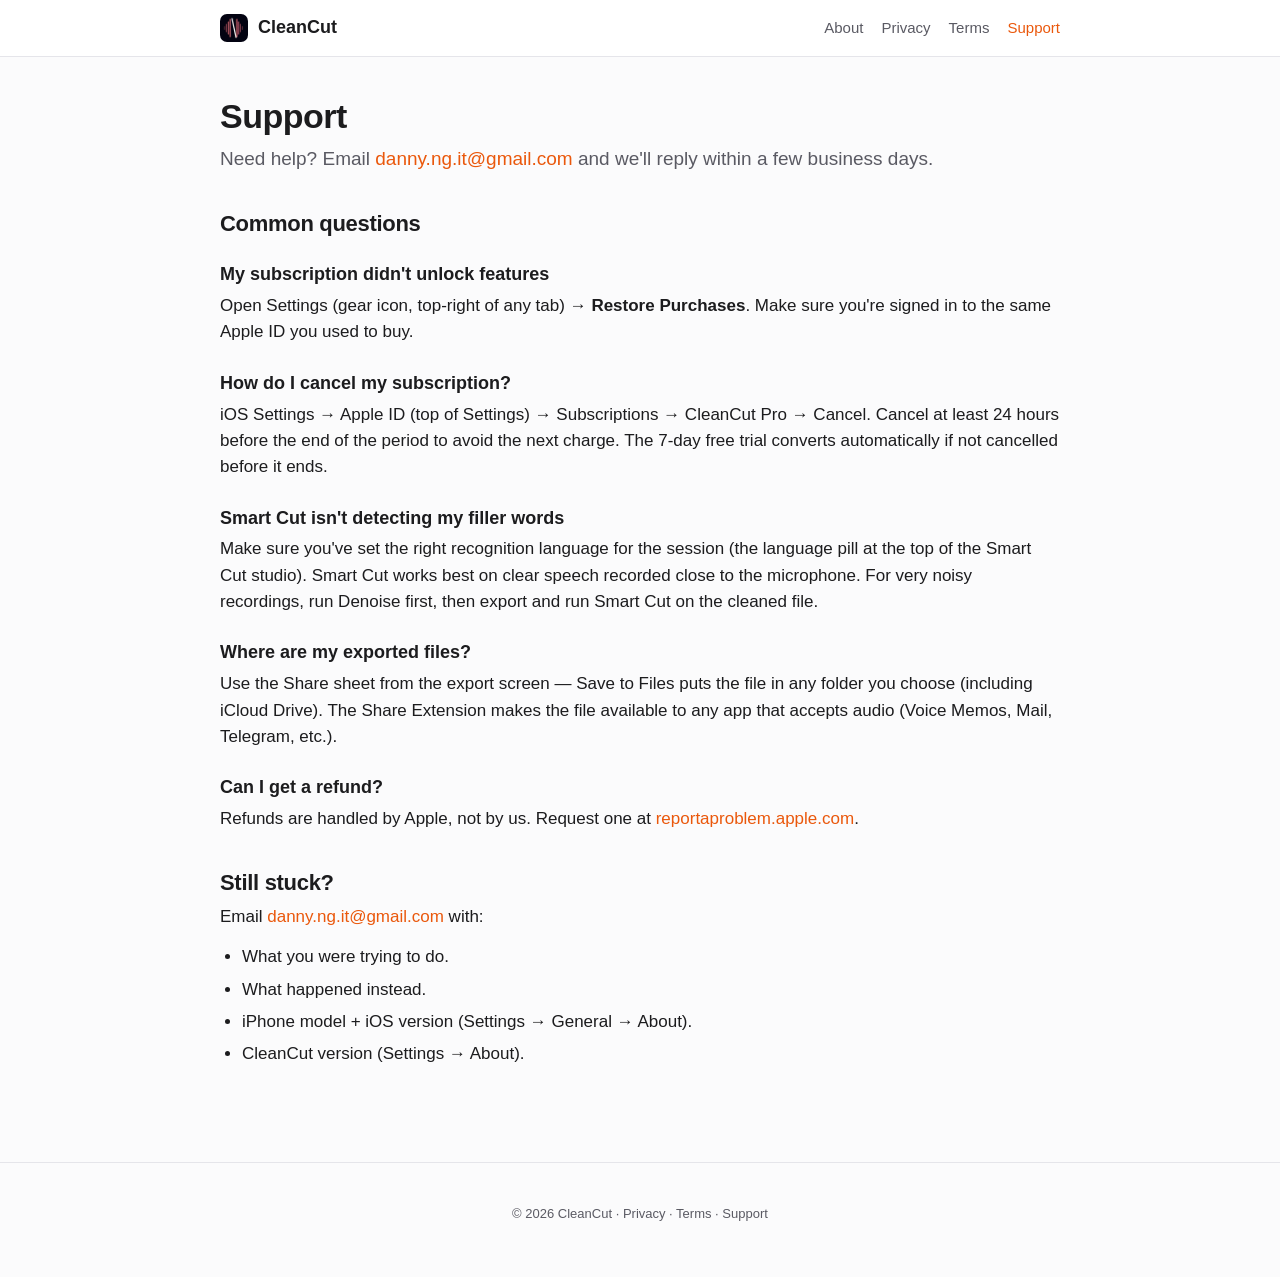
<file: support.html>
<!doctype html>
<html lang="en">
<head>
<meta charset="utf-8">
<meta name="viewport" content="width=device-width, initial-scale=1">
<title>Support — CleanCut</title>
<meta name="description" content="Get help with CleanCut. Common questions about subscriptions, restoring purchases, and Smart Cut detection.">
<link rel="stylesheet" href="style.css">
<link rel="icon" type="image/png" href="cleancut-logo.png">
<link rel="apple-touch-icon" href="cleancut-logo.png">
</head>
<body>

<header class="site">
  <div class="inner">
    <a href="index.html" class="brand">
      <img src="cleancut-logo.png" alt="CleanCut" class="brand-mark" width="28" height="28">
      <span>CleanCut</span>
    </a>
    <nav class="site">
      <a href="index.html">About</a>
      <a href="privacy.html">Privacy</a>
      <a href="terms.html">Terms</a>
      <a href="support.html" class="active">Support</a>
    </nav>
  </div>
</header>

<main>
  <h1>Support</h1>
  <p class="lede">Need help? Email <a href="mailto:danny.ng.it@gmail.com">danny.ng.it@gmail.com</a> and we'll reply within a few business days.</p>

  <h2>Common questions</h2>

  <h3>My subscription didn't unlock features</h3>
  <p>Open Settings (gear icon, top-right of any tab) → <strong>Restore Purchases</strong>. Make sure you're signed in to the same Apple ID you used to buy.</p>

  <h3>How do I cancel my subscription?</h3>
  <p>iOS Settings → Apple ID (top of Settings) → Subscriptions → CleanCut Pro → Cancel. Cancel at least 24 hours before the end of the period to avoid the next charge. The 7-day free trial converts automatically if not cancelled before it ends.</p>

  <h3>Smart Cut isn't detecting my filler words</h3>
  <p>Make sure you've set the right recognition language for the session (the language pill at the top of the Smart Cut studio). Smart Cut works best on clear speech recorded close to the microphone. For very noisy recordings, run Denoise first, then export and run Smart Cut on the cleaned file.</p>

  <h3>Where are my exported files?</h3>
  <p>Use the Share sheet from the export screen — Save to Files puts the file in any folder you choose (including iCloud Drive). The Share Extension makes the file available to any app that accepts audio (Voice Memos, Mail, Telegram, etc.).</p>

  <h3>Can I get a refund?</h3>
  <p>Refunds are handled by Apple, not by us. Request one at <a href="https://reportaproblem.apple.com">reportaproblem.apple.com</a>.</p>

  <h2>Still stuck?</h2>
  <p>Email <a href="mailto:danny.ng.it@gmail.com">danny.ng.it@gmail.com</a> with:</p>
  <ul>
    <li>What you were trying to do.</li>
    <li>What happened instead.</li>
    <li>iPhone model + iOS version (Settings → General → About).</li>
    <li>CleanCut version (Settings → About).</li>
  </ul>
</main>

<footer class="site">
  <p>&copy; 2026 CleanCut · <a href="privacy.html">Privacy</a> · <a href="terms.html">Terms</a> · <a href="support.html">Support</a></p>
</footer>

</body>
</html>
</file>
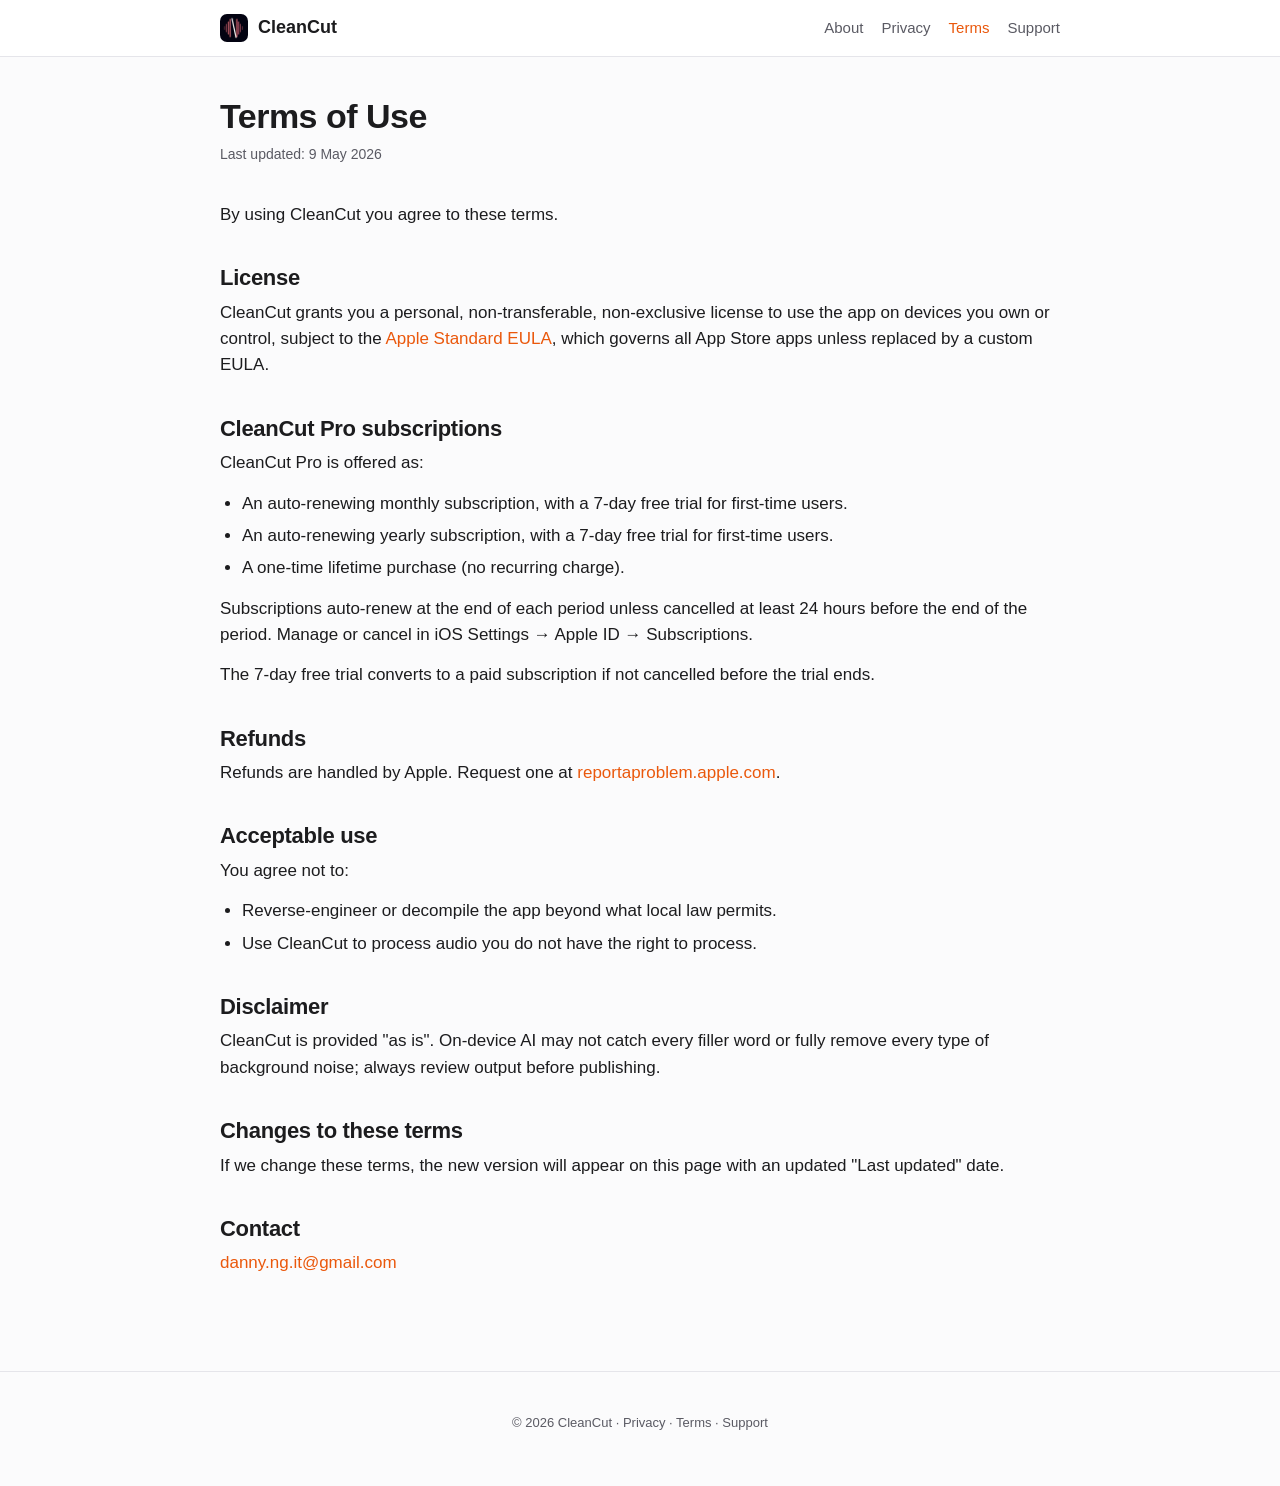
<file: terms.html>
<!doctype html>
<html lang="en">
<head>
<meta charset="utf-8">
<meta name="viewport" content="width=device-width, initial-scale=1">
<title>Terms of Use — CleanCut</title>
<meta name="description" content="CleanCut Terms of Use. License, subscription terms, refund policy, and acceptable use.">
<link rel="stylesheet" href="style.css">
<link rel="icon" type="image/png" href="cleancut-logo.png">
<link rel="apple-touch-icon" href="cleancut-logo.png">
</head>
<body>

<header class="site">
  <div class="inner">
    <a href="index.html" class="brand">
      <img src="cleancut-logo.png" alt="CleanCut" class="brand-mark" width="28" height="28">
      <span>CleanCut</span>
    </a>
    <nav class="site">
      <a href="index.html">About</a>
      <a href="privacy.html">Privacy</a>
      <a href="terms.html" class="active">Terms</a>
      <a href="support.html">Support</a>
    </nav>
  </div>
</header>

<main>
  <h1>Terms of Use</h1>
  <p class="meta">Last updated: 9 May 2026</p>

  <p>By using CleanCut you agree to these terms.</p>

  <h2>License</h2>
  <p>CleanCut grants you a personal, non-transferable, non-exclusive license to use the app on devices you own or control, subject to the <a href="https://www.apple.com/legal/internet-services/itunes/dev/stdeula/">Apple Standard EULA</a>, which governs all App Store apps unless replaced by a custom EULA.</p>

  <h2>CleanCut Pro subscriptions</h2>
  <p>CleanCut Pro is offered as:</p>
  <ul>
    <li>An auto-renewing monthly subscription, with a 7-day free trial for first-time users.</li>
    <li>An auto-renewing yearly subscription, with a 7-day free trial for first-time users.</li>
    <li>A one-time lifetime purchase (no recurring charge).</li>
  </ul>
  <p>Subscriptions auto-renew at the end of each period unless cancelled at least 24 hours before the end of the period. Manage or cancel in iOS Settings → Apple ID → Subscriptions.</p>
  <p>The 7-day free trial converts to a paid subscription if not cancelled before the trial ends.</p>

  <h2>Refunds</h2>
  <p>Refunds are handled by Apple. Request one at <a href="https://reportaproblem.apple.com">reportaproblem.apple.com</a>.</p>

  <h2>Acceptable use</h2>
  <p>You agree not to:</p>
  <ul>
    <li>Reverse-engineer or decompile the app beyond what local law permits.</li>
    <li>Use CleanCut to process audio you do not have the right to process.</li>
  </ul>

  <h2>Disclaimer</h2>
  <p>CleanCut is provided "as is". On-device AI may not catch every filler word or fully remove every type of background noise; always review output before publishing.</p>

  <h2>Changes to these terms</h2>
  <p>If we change these terms, the new version will appear on this page with an updated "Last updated" date.</p>

  <h2>Contact</h2>
  <p><a href="mailto:danny.ng.it@gmail.com">danny.ng.it@gmail.com</a></p>
</main>

<footer class="site">
  <p>&copy; 2026 CleanCut · <a href="privacy.html">Privacy</a> · <a href="terms.html">Terms</a> · <a href="support.html">Support</a></p>
</footer>

</body>
</html>
</file>
<file: style.css>
:root {
  /* Brand — v1.1 fire palette */
  --action: #EA580C;           /* Burnt orange — chrome, nav, primary CTAs */
  --action-hover: #c2470a;     /* Burnt orange, darker, for hover */
  --ai: #F0506E;               /* Magenta — AI moments, flat single color */
  --ai-grad-1: #FF4E50;        /* Ember red */
  --ai-grad-2: #F9A66C;        /* Ember orange */
  --ai-grad-3: #F0506E;        /* Magenta */
  --ai-grad-4: #6F2DBD;        /* Deep violet */

  /* Surfaces */
  --bg: #FBFBFC;
  --bg-soft: #ffffff;
  --bg-dark: #0A0A18;
  --bg-dark-card: #15172B;

  /* Text */
  --text: #1C1C1E;
  --text-soft: #5a5a63;
  --text-dim: #9a9aa3;

  --border: #e5e5ea;

  /* Layout */
  --max: 880px;
}

* { box-sizing: border-box; }

html, body {
  margin: 0;
  padding: 0;
  background: var(--bg);
  color: var(--text);
  font-family: -apple-system, BlinkMacSystemFont, "SF Pro Text", "Segoe UI", Roboto, "Helvetica Neue", Arial, sans-serif;
  font-size: 17px;
  line-height: 1.55;
  -webkit-font-smoothing: antialiased;
}

a { color: var(--action); text-decoration: none; }
a:hover { text-decoration: underline; }

/* Skip-to-content link, visually hidden until focused */
.skip-link {
  position: absolute;
  left: -9999px;
  top: 0;
  padding: 8px 12px;
  background: var(--text);
  color: #fff;
  z-index: 100;
}
.skip-link:focus { left: 8px; top: 8px; }

/* Header / nav */
header.site {
  border-bottom: 1px solid var(--border);
  background: rgba(255, 255, 255, 0.92);
  backdrop-filter: blur(6px);
  -webkit-backdrop-filter: blur(6px);
  position: sticky;
  top: 0;
  z-index: 10;
}

header.site .inner {
  max-width: var(--max);
  margin: 0 auto;
  padding: 14px 20px;
  display: flex;
  align-items: center;
  gap: 18px;
  flex-wrap: wrap;
}

.brand {
  display: flex;
  align-items: center;
  gap: 10px;
  font-weight: 700;
  font-size: 18px;
  color: var(--text);
}

/* Brand mark is now an <img>, not a span with gradient background */
.brand-mark {
  width: 28px;
  height: 28px;
  border-radius: 7px;
  display: inline-block;
  object-fit: cover;
}

nav.site {
  display: flex;
  gap: 18px;
  margin-left: auto;
  font-size: 15px;
}

nav.site a {
  color: var(--text-soft);
  font-weight: 500;
}

nav.site a.active,
nav.site a:hover {
  color: var(--action);
  text-decoration: none;
}

/* Main content */
main {
  max-width: var(--max);
  margin: 0 auto;
  padding: 40px 20px 80px;
}

main h1 {
  font-size: 34px;
  line-height: 1.15;
  margin: 0 0 8px;
  letter-spacing: -0.5px;
}

main h2 {
  font-size: 22px;
  line-height: 1.25;
  margin: 36px 0 8px;
  letter-spacing: -0.3px;
}

main h3 { font-size: 18px; margin: 24px 0 4px; }
main p { margin: 0 0 14px; }
main ul { padding-left: 22px; margin: 0 0 14px; }
main li { margin-bottom: 6px; }
main strong { font-weight: 700; }

.lede {
  color: var(--text-soft);
  font-size: 19px;
  margin-bottom: 28px;
}

.meta {
  color: var(--text-soft);
  font-size: 14px;
  margin-bottom: 36px;
}

/* Feature card grid — used by index.html only */
.cards {
  display: grid;
  gap: 16px;
  grid-template-columns: 1fr;
  margin: 28px 0 36px;
}

@media (min-width: 720px) {
  .cards { grid-template-columns: 1fr 1fr 1fr; }
}

.card {
  background: var(--bg-soft);
  border: 1px solid var(--border);
  border-radius: 12px;
  padding: 18px;
  box-shadow: 0 2px 6px rgba(0, 0, 0, 0.04);
  position: relative;
  overflow: hidden;
}

.card::before {
  content: "";
  position: absolute;
  top: 0; left: 0; right: 0;
  height: 4px;
  background: linear-gradient(90deg, var(--ai-grad-1) 0%, var(--ai-grad-2) 30%, var(--ai-grad-3) 60%, var(--ai-grad-4) 100%);
}

.card h3 {
  margin: 6px 0 6px;
  font-size: 13px;
  letter-spacing: 0.4px;
  text-transform: uppercase;
  color: var(--text);
  font-weight: 700;
}

.card p {
  margin: 0 0 8px;
  font-size: 15px;
  color: var(--text);
  line-height: 1.5;
}

.card p:last-child { margin-bottom: 0; }

/* Callout (used by legal pages and pricing footnotes) */
.callout {
  border-left: 3px solid var(--ai);
  background: var(--bg-soft);
  padding: 14px 18px;
  border-radius: 0 8px 8px 0;
  margin: 24px 0;
  font-size: 15px;
}

/* CTAs */
.cta {
  display: inline-block;
  background: var(--action);
  color: #fff;
  padding: 12px 24px;
  border-radius: 999px;
  font-weight: 600;
  margin-top: 16px;
  box-shadow: 0 8px 22px rgba(234, 88, 12, 0.28);
}

.cta:hover { text-decoration: none; background: var(--action-hover); }

.cta-ghost {
  display: inline-block;
  background: transparent;
  color: var(--text);
  border: 1.5px solid var(--border);
  padding: 10px 22px;
  border-radius: 999px;
  font-weight: 600;
  margin-top: 16px;
}

.cta-ghost:hover { text-decoration: none; border-color: var(--action); color: var(--action); }

.cta-disclaimer {
  font-size: 12px;
  color: var(--text-dim);
  margin-top: 8px;
}

/* Fire-gradient utilities — used by hero text accent + phone-frame */
.ai-gradient-text {
  background: linear-gradient(90deg, var(--ai-grad-1) 0%, var(--ai-grad-2) 30%, var(--ai-grad-3) 60%, var(--ai-grad-4) 100%);
  -webkit-background-clip: text;
  -webkit-text-fill-color: transparent;
  background-clip: text;
}

.ai-gradient-bg {
  background: linear-gradient(90deg, var(--ai-grad-1) 0%, var(--ai-grad-2) 30%, var(--ai-grad-3) 60%, var(--ai-grad-4) 100%);
}

/* Footer */
footer.site {
  border-top: 1px solid var(--border);
  padding: 28px 20px 40px;
  text-align: center;
  color: var(--text-soft);
  font-size: 13px;
}

footer.site a { color: var(--text-soft); }
footer.site a:hover { color: var(--action); }

/* ====================================================================
   index.html-only styles — hero, privacy-moat, pricing, FAQ, founder
   ==================================================================== */

/* Hero */
.hero {
  padding: 48px 20px;
  background: radial-gradient(ellipse at top left,
    rgba(255, 78, 80, 0.07) 0%,
    rgba(240, 80, 110, 0.05) 35%,
    rgba(111, 45, 189, 0.04) 70%,
    rgba(255, 255, 255, 0) 100%);
  margin: -40px -20px 36px;
  display: grid;
  grid-template-columns: 1fr;
  gap: 32px;
  align-items: center;
}

@media (min-width: 720px) {
  .hero { grid-template-columns: 1.05fr 0.95fr; padding: 64px 32px; }
}

.hero-eyebrow {
  font-size: 11px;
  color: var(--action);
  font-weight: 700;
  text-transform: uppercase;
  letter-spacing: 1.4px;
  margin-bottom: 10px;
}

.hero-headline {
  font-size: 34px;
  line-height: 1.05;
  letter-spacing: -1px;
  margin: 0 0 14px;
  color: var(--text);
  font-weight: 800;
}

.hero-lede {
  font-size: 15px;
  color: var(--text-soft);
  margin: 0 0 20px;
  line-height: 1.55;
  max-width: 380px;
}

.hero-phone-wrap {
  display: flex;
  justify-content: center;
}

/* Phone frame */
.phone-frame {
  width: 220px;
  height: 450px;
  background: var(--bg-dark);
  border-radius: 38px;
  padding: 10px;
  box-shadow:
    0 0 0 1.5px #1a1a24,
    0 30px 60px -20px rgba(111, 45, 189, 0.35),
    0 18px 40px -10px rgba(255, 78, 80, 0.18);
  position: relative;
}

@media (min-width: 720px) {
  .phone-frame { width: 260px; height: 530px; }
}

.phone-notch {
  position: absolute;
  top: 14px; left: 50%; transform: translateX(-50%);
  width: 90px; height: 24px;
  background: var(--bg-dark);
  border-radius: 999px;
  z-index: 2;
}

.phone-screen {
  width: 100%; height: 100%;
  background: var(--bg);
  border-radius: 30px;
  overflow: hidden;
  position: relative;
  display: flex;
  flex-direction: column;
}

.phone-status {
  padding: 14px 22px 6px;
  display: flex;
  justify-content: space-between;
  font-size: 10px;
  font-weight: 600;
  color: var(--text);
}

.phone-nav {
  padding: 16px 16px 6px;
  display: flex;
  justify-content: space-between;
  align-items: center;
}

.phone-nav .back, .phone-nav .edit { font-size: 10px; color: var(--action); }
.phone-nav .title { font-size: 12px; font-weight: 700; color: var(--text); }

.phone-card {
  margin: 6px 14px;
  padding: 10px 12px;
  background: var(--bg-soft);
  border-radius: 12px;
  box-shadow: 0 1px 3px rgba(0, 0, 0, 0.06);
}

.phone-card.summary { padding: 12px; }
.phone-card.summary .row { display: flex; justify-content: space-between; align-items: baseline; }
.phone-card.summary .row .label { font-size: 9px; color: var(--text-soft); text-transform: uppercase; letter-spacing: 0.6px; font-weight: 600; }
.phone-card.summary .row .meta { font-size: 9px; color: var(--text-soft); }
.phone-card.summary .big-num { font-size: 28px; font-weight: 800; color: var(--text); line-height: 1; margin-top: 4px; letter-spacing: -0.6px; }

.phone-chips { display: flex; gap: 6px; margin-top: 8px; }
.chip { font-size: 9px; padding: 3px 7px; border-radius: 999px; font-weight: 600; }
.chip-ai { background: rgba(240, 80, 110, 0.1); color: var(--ai); }
.chip-action { background: rgba(234, 88, 12, 0.1); color: var(--action); }

.phone-card .card-label { font-size: 9px; color: var(--text-soft); margin-bottom: 6px; font-weight: 600; }

.phone-card.category {
  display: flex;
  justify-content: space-between;
  align-items: center;
}
.phone-card.category .cat-title { font-size: 11px; font-weight: 700; color: var(--text); }
.phone-card.category .cat-sub { font-size: 9px; color: var(--text-soft); margin-top: 2px; }

.toggle { width: 32px; height: 18px; background: var(--action); border-radius: 999px; position: relative; }
.toggle::after { content: ""; position: absolute; right: 2px; top: 2px; width: 14px; height: 14px; background: #fff; border-radius: 50%; }

.phone-cta {
  margin: auto 14px 18px;
  padding: 11px;
  border-radius: 999px;
  text-align: center;
  box-shadow: 0 8px 20px -4px rgba(240, 80, 110, 0.4);
  font-size: 12px;
  color: #fff;
  font-weight: 700;
  letter-spacing: 0.2px;
}

/* Privacy-moat dark strip */
.moat {
  background: linear-gradient(135deg, var(--bg-dark) 0%, var(--bg-dark-card) 100%);
  color: rgba(255, 255, 255, 0.92);
  padding: 56px 20px;
  margin: 48px -20px;
  border-radius: 16px;
}

.moat-eyebrow {
  font-size: 11px;
  color: var(--ai);
  font-weight: 700;
  text-transform: uppercase;
  letter-spacing: 1.4px;
  margin-bottom: 10px;
}

.moat h2 {
  color: #fff;
  font-size: 26px;
  margin: 0 0 16px;
  letter-spacing: -0.4px;
}

.moat p { color: rgba(255, 255, 255, 0.86); margin: 0 0 14px; line-height: 1.6; }
.moat p:last-child { margin-bottom: 0; }
.moat em { font-style: normal; color: #fff; font-weight: 600; }

/* Pricing grid */
.pricing {
  display: grid;
  gap: 14px;
  grid-template-columns: 1fr;
  margin: 28px 0 36px;
}

@media (min-width: 540px) { .pricing { grid-template-columns: 1fr 1fr; } }
@media (min-width: 880px) { .pricing { grid-template-columns: repeat(4, 1fr); } }

.tier-card {
  background: var(--bg-soft);
  border: 1px solid var(--border);
  border-radius: 14px;
  padding: 18px;
  display: flex;
  flex-direction: column;
  position: relative;
}

.tier-card.highlighted {
  border: 2px solid var(--action);
  padding: 17px; /* compensate for 2px border */
}

.tier-card .ribbon {
  position: absolute;
  top: -10px; right: 14px;
  background: var(--action);
  color: #fff;
  font-size: 10px;
  font-weight: 700;
  letter-spacing: 0.6px;
  padding: 4px 8px;
  border-radius: 999px;
  text-transform: uppercase;
}

.tier-label { font-size: 11px; color: var(--text-soft); text-transform: uppercase; letter-spacing: 0.6px; font-weight: 700; margin-bottom: 6px; }
.tier-price { font-size: 28px; font-weight: 800; color: var(--text); letter-spacing: -0.5px; line-height: 1; }
.tier-period { font-size: 13px; color: var(--text-soft); margin: 6px 0 14px; }
.tier-card ul { padding-left: 18px; margin: 0 0 14px; font-size: 13px; color: var(--text); }
.tier-card li { margin-bottom: 4px; }
.tier-card .cta, .tier-card .cta-ghost { margin-top: auto; text-align: center; padding: 10px 0; font-size: 13px; box-shadow: none; }
.tier-card .cta { box-shadow: 0 6px 14px rgba(234, 88, 12, 0.22); }

/* FAQ */
.faq { margin: 32px 0; }

.faq details {
  border-bottom: 1px solid var(--border);
}

.faq summary {
  cursor: pointer;
  font-weight: 600;
  color: var(--text);
  padding: 16px 0;
  font-size: 16px;
  list-style: none;
  position: relative;
  padding-right: 32px;
}

.faq summary::-webkit-details-marker { display: none; }

.faq summary::after {
  content: "+";
  position: absolute;
  right: 0;
  top: 14px;
  font-size: 22px;
  font-weight: 400;
  color: var(--text-soft);
  transition: transform 0.2s;
}

.faq details[open] summary::after {
  content: "×";
  font-size: 26px;
  top: 11px;
}

.faq details p {
  padding: 0 16px 16px 0;
  color: var(--text-soft);
  margin: 0;
}

/* Founder note */
.founder {
  background: var(--bg-soft);
  border: 1px solid var(--border);
  border-radius: 14px;
  padding: 24px;
  margin: 36px 0;
}

.founder p { margin: 0 0 12px; font-size: 15px; color: var(--text); line-height: 1.6; }
.founder p:last-child { margin-bottom: 0; }
</file>
